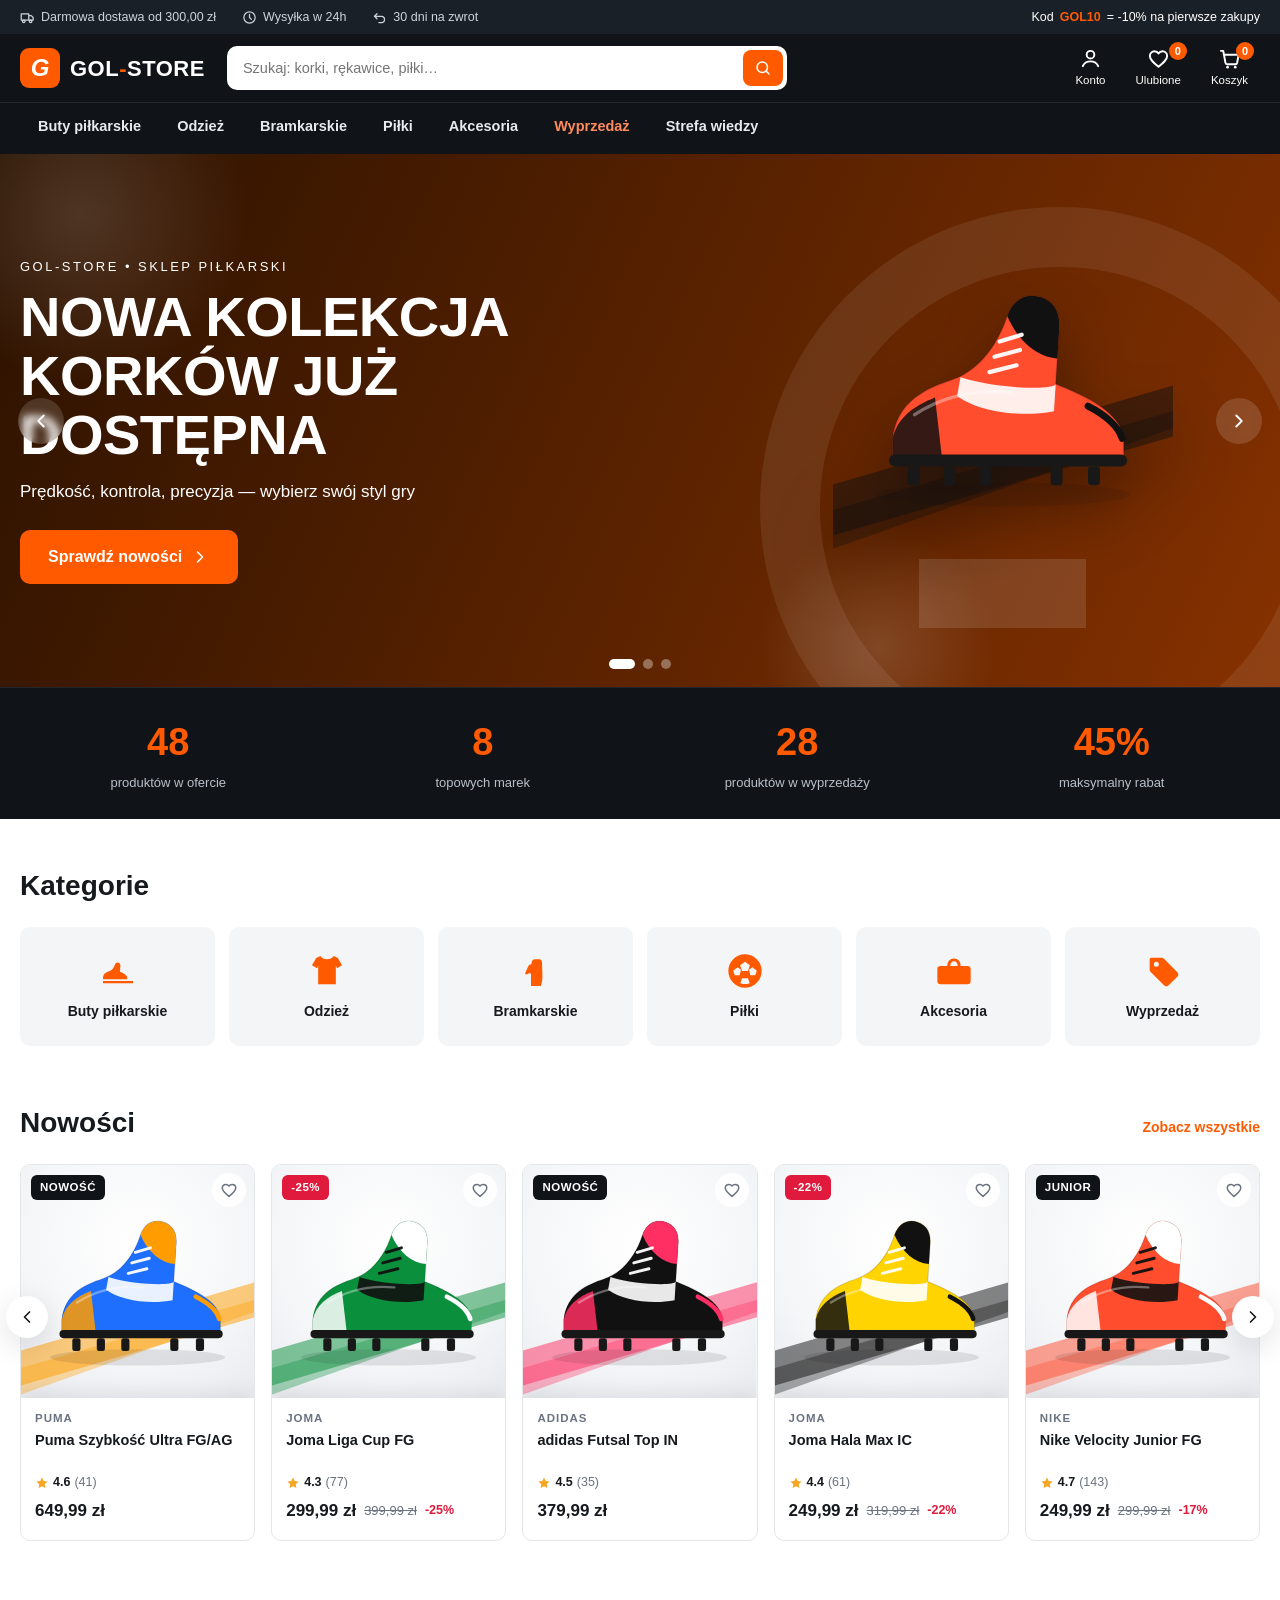
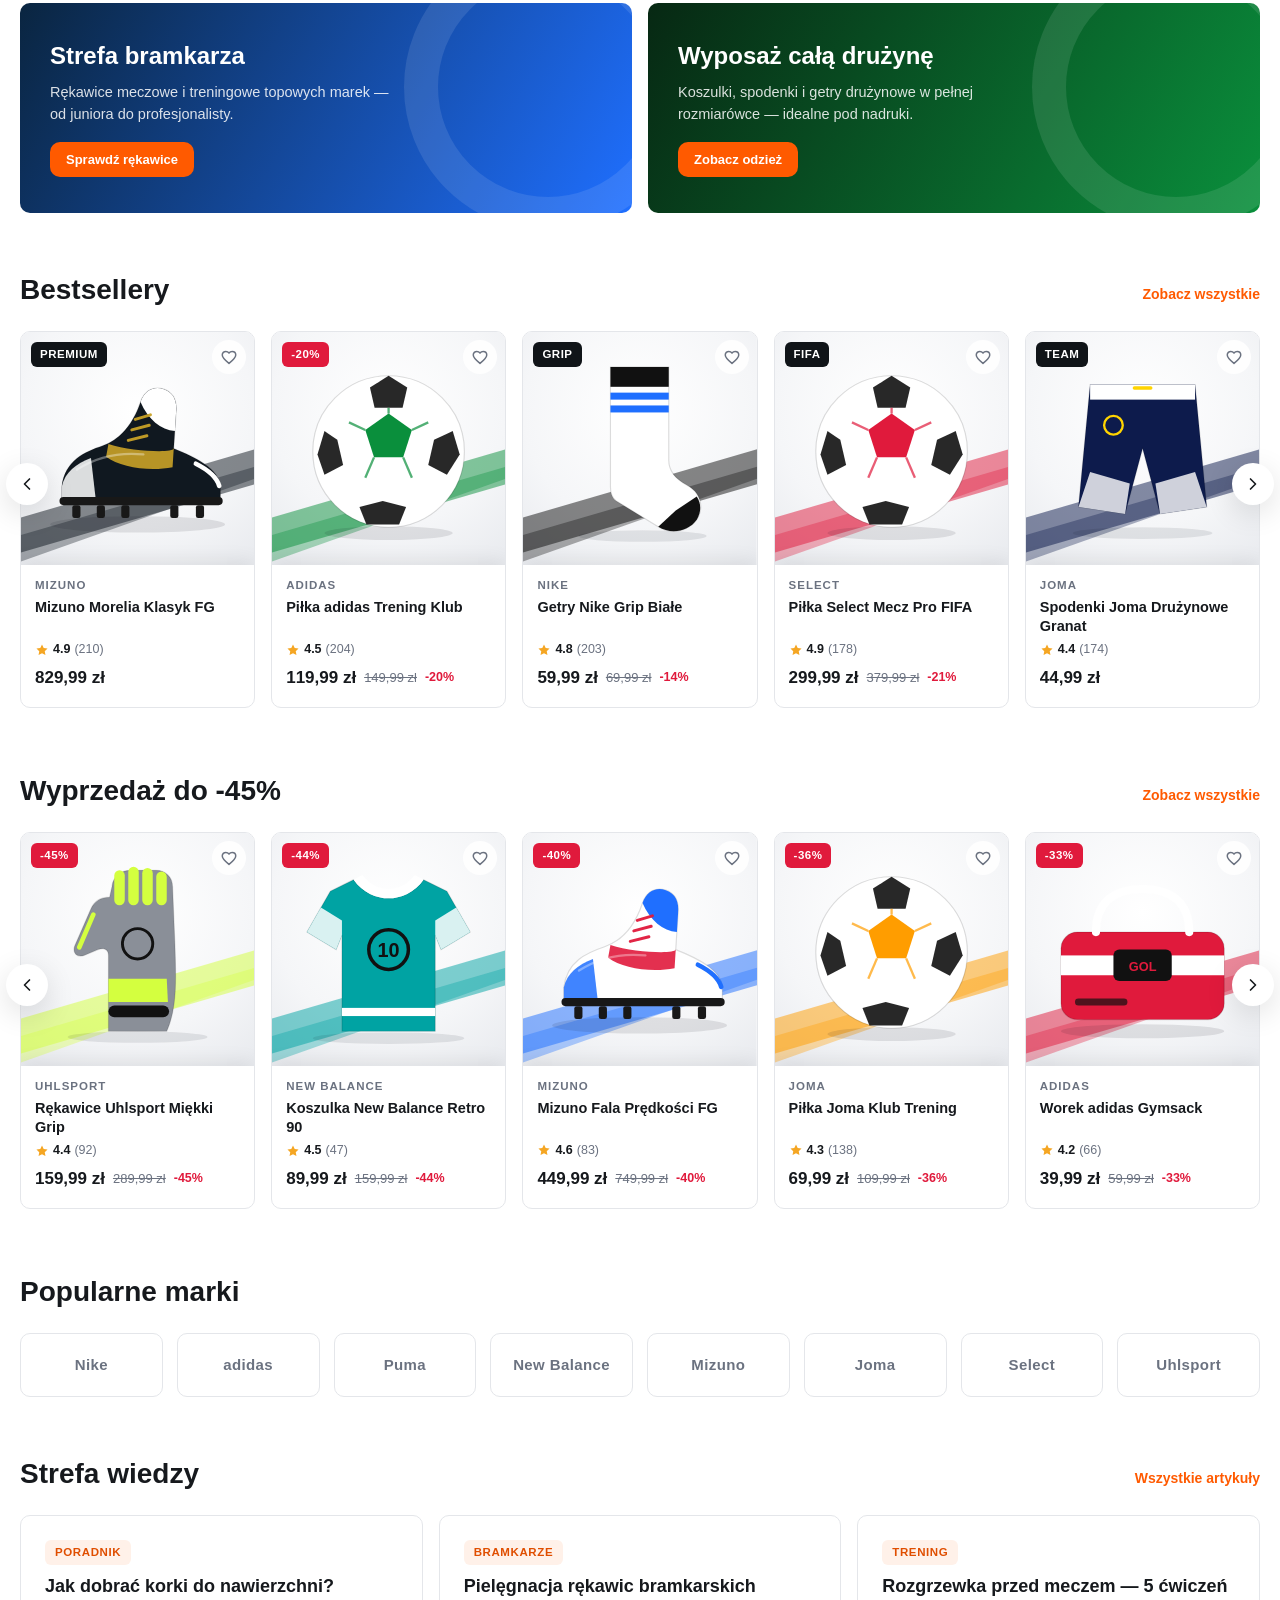
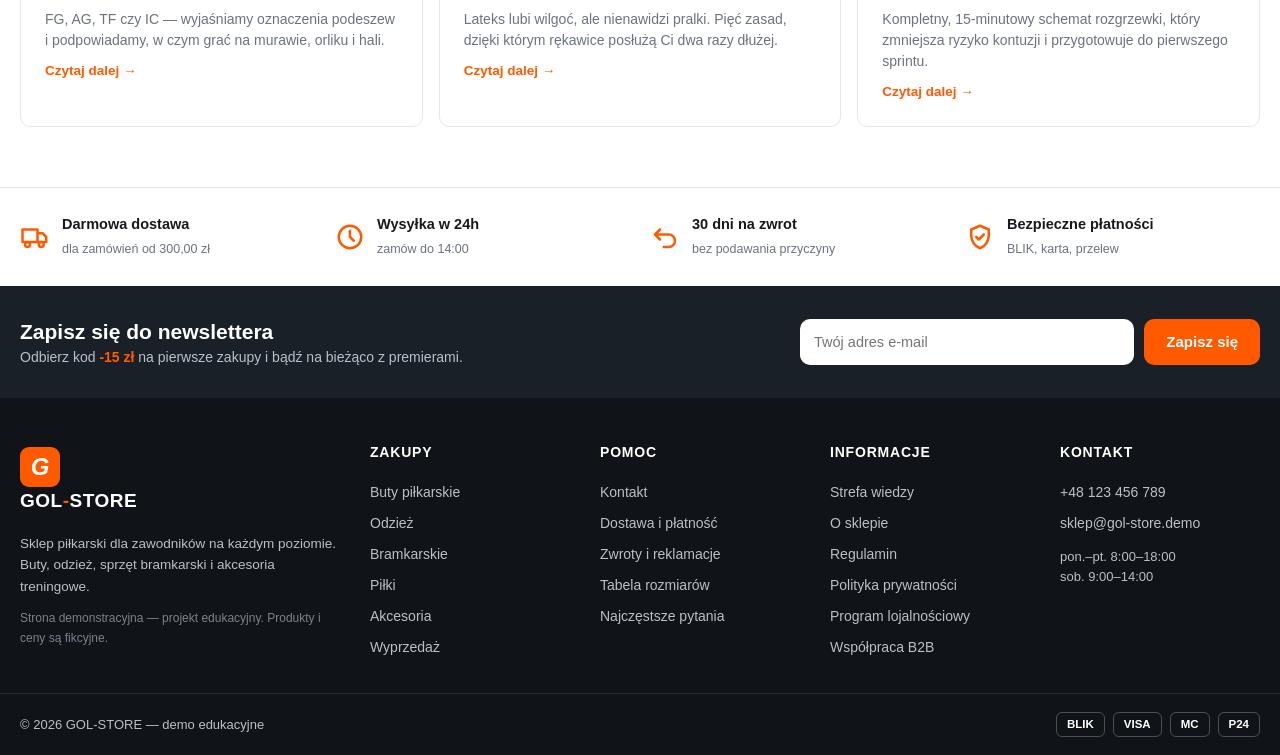
<file: index.html>
<!DOCTYPE html>
<html lang="pl">
<head>
  <meta charset="UTF-8">
  <meta name="viewport" content="width=device-width, initial-scale=1.0">
  <title>GOL-STORE — Sklep piłkarski | Buty, odzież, sprzęt</title>
  <meta name="description" content="Demonstracyjny sklep piłkarski: korki, halówki, rękawice bramkarskie, piłki i akcesoria. Projekt edukacyjny.">
  <link rel="icon" href="data:image/svg+xml,%3Csvg xmlns='http://www.w3.org/2000/svg' viewBox='0 0 100 100'%3E%3Crect width='100' height='100' rx='20' fill='%23ff5a00'/%3E%3Ctext x='50' y='72' font-size='62' font-weight='bold' font-style='italic' text-anchor='middle' fill='white' font-family='Arial'%3EG%3C/text%3E%3C/svg%3E">
  <link rel="stylesheet" href="css/style.css">
</head>
<body>
  <div id="site-header"></div>

  <main>
    <section class="hero" id="hero" aria-label="Promocje"></section>

    <section class="stats-strip" aria-label="Sklep w liczbach">
      <div class="container" id="statsStrip"></div>
    </section>

    <section class="section">
      <div class="container">
        <div class="section-head"><h2>Kategorie</h2></div>
        <div class="cat-tiles" id="catTiles"></div>
      </div>
    </section>

    <section class="section">
      <div class="container">
        <div class="section-head">
          <h2>Nowości</h2>
          <a class="section-link" href="kategoria.html?sort=popular">Zobacz wszystkie</a>
        </div>
        <div class="carousel" id="newProducts"></div>
      </div>
    </section>

    <section class="section">
      <div class="container">
        <div class="promo-grid">
          <div class="promo-banner promo-gk">
            <h3>Strefa bramkarza</h3>
            <p>Rękawice meczowe i treningowe topowych marek — od juniora do profesjonalisty.</p>
            <a class="btn btn-primary btn-sm" href="kategoria.html?cat=bramkarskie">Sprawdź rękawice</a>
          </div>
          <div class="promo-banner promo-team">
            <h3>Wyposaż całą drużynę</h3>
            <p>Koszulki, spodenki i getry drużynowe w pełnej rozmiarówce — idealne pod nadruki.</p>
            <a class="btn btn-primary btn-sm" href="kategoria.html?cat=odziez">Zobacz odzież</a>
          </div>
        </div>
      </div>
    </section>

    <section class="section">
      <div class="container">
        <div class="section-head">
          <h2>Bestsellery</h2>
          <a class="section-link" href="kategoria.html?sort=popular">Zobacz wszystkie</a>
        </div>
        <div class="carousel" id="bestsellers"></div>
      </div>
    </section>

    <section class="section">
      <div class="container">
        <div class="section-head">
          <h2>Wyprzedaż do -45%</h2>
          <a class="section-link" href="kategoria.html?cat=wyprzedaz">Zobacz wszystkie</a>
        </div>
        <div class="carousel" id="saleProducts"></div>
      </div>
    </section>

    <section class="section">
      <div class="container">
        <div class="section-head"><h2>Popularne marki</h2></div>
        <div class="brand-strip" id="brandStrip"></div>
      </div>
    </section>

    <section class="section" id="recentSection" hidden>
      <div class="container">
        <div class="section-head"><h2>Ostatnio oglądane</h2></div>
        <div class="carousel" id="recentCarousel"></div>
      </div>
    </section>

    <section class="section">
      <div class="container">
        <div class="section-head">
          <h2>Strefa wiedzy</h2>
          <a class="section-link" href="blog.html">Wszystkie artykuły</a>
        </div>
        <div class="blog-grid">
          <a class="blog-card" href="blog.html#art-korki">
            <span class="blog-tag">Poradnik</span>
            <h3>Jak dobrać korki do nawierzchni?</h3>
            <p>FG, AG, TF czy IC — wyjaśniamy oznaczenia podeszew i podpowiadamy, w czym grać na murawie, orliku i hali.</p>
            <span class="blog-more">Czytaj dalej →</span>
          </a>
          <a class="blog-card" href="blog.html#art-rekawice">
            <span class="blog-tag">Bramkarze</span>
            <h3>Pielęgnacja rękawic bramkarskich</h3>
            <p>Lateks lubi wilgoć, ale nienawidzi pralki. Pięć zasad, dzięki którym rękawice posłużą Ci dwa razy dłużej.</p>
            <span class="blog-more">Czytaj dalej →</span>
          </a>
          <a class="blog-card" href="blog.html#art-rozgrzewka">
            <span class="blog-tag">Trening</span>
            <h3>Rozgrzewka przed meczem — 5 ćwiczeń</h3>
            <p>Kompletny, 15-minutowy schemat rozgrzewki, który zmniejsza ryzyko kontuzji i przygotowuje do pierwszego sprintu.</p>
            <span class="blog-more">Czytaj dalej →</span>
          </a>
        </div>
      </div>
    </section>
  </main>

  <div id="site-footer"></div>

  <script src="js/data.js"></script>
  <script src="js/images.js"></script>
  <script src="js/common.js"></script>
  <script src="js/home.js"></script>
</body>
</html>
</file>
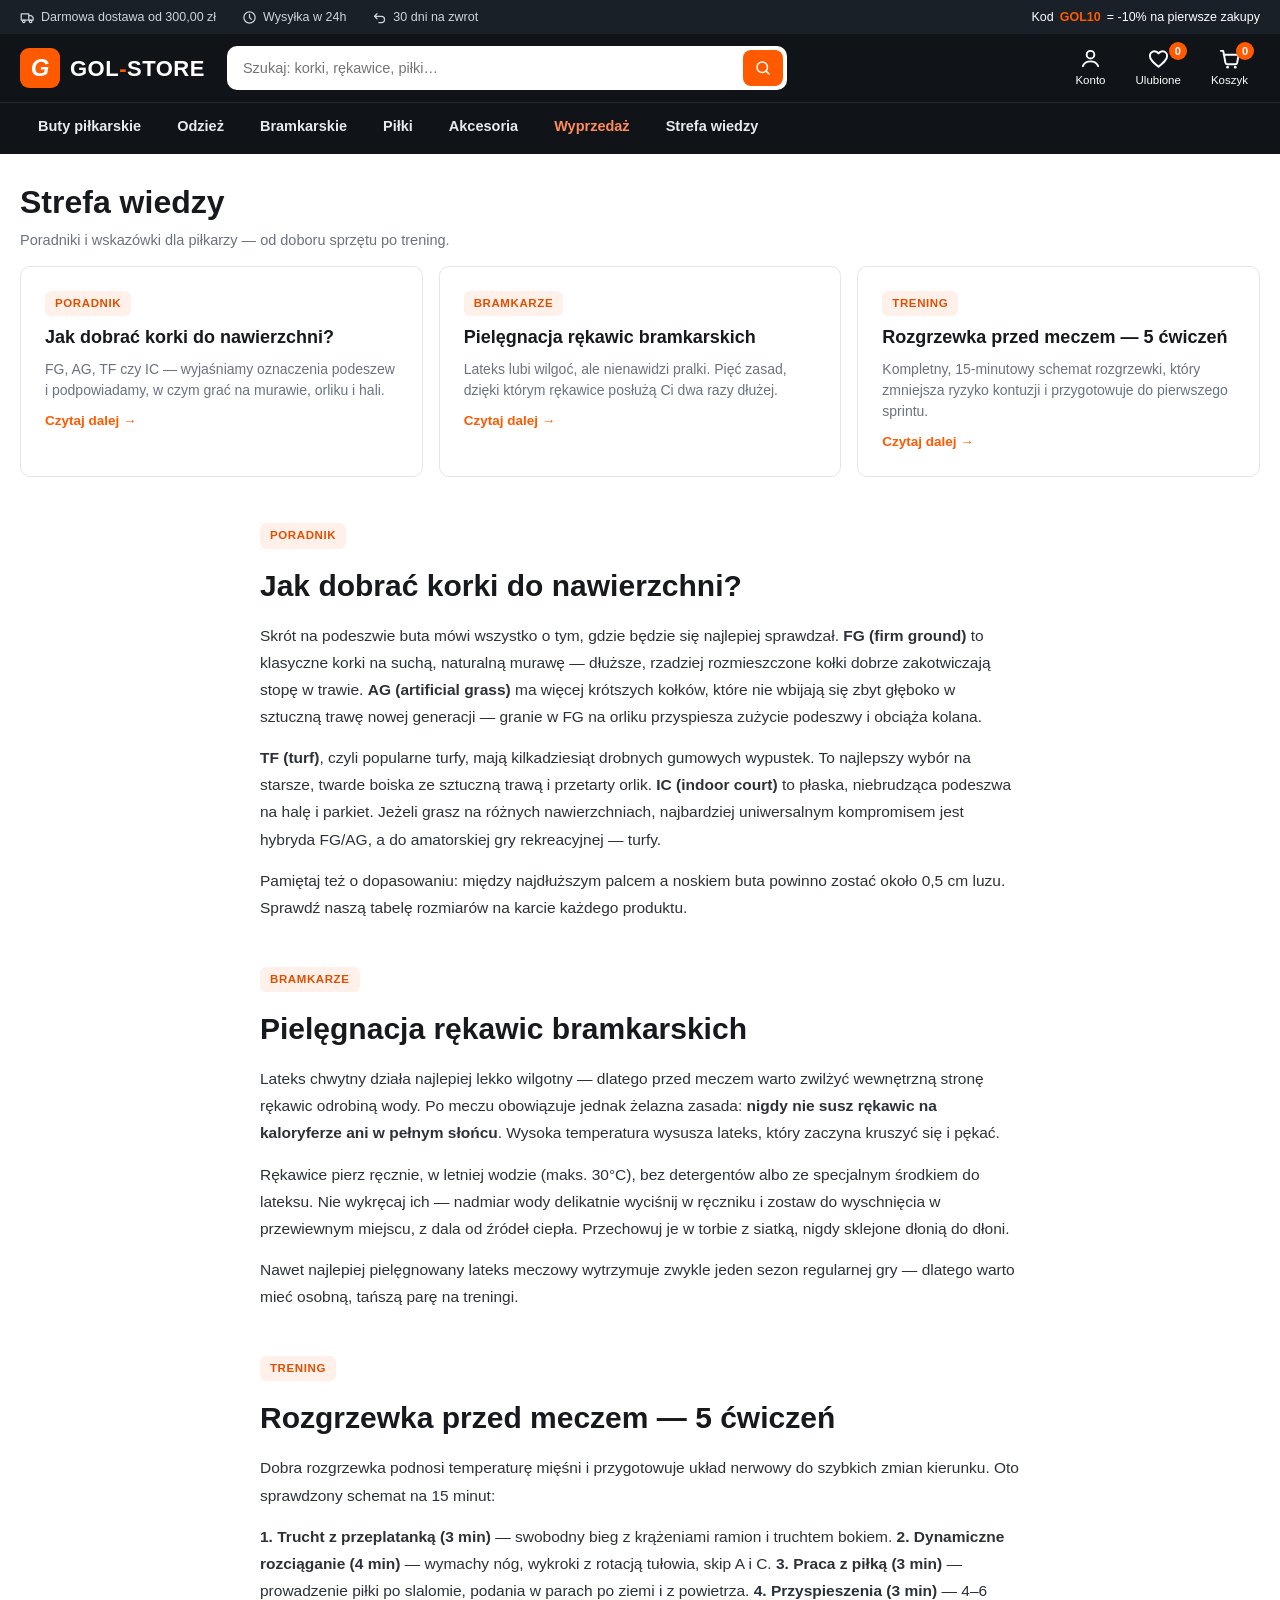
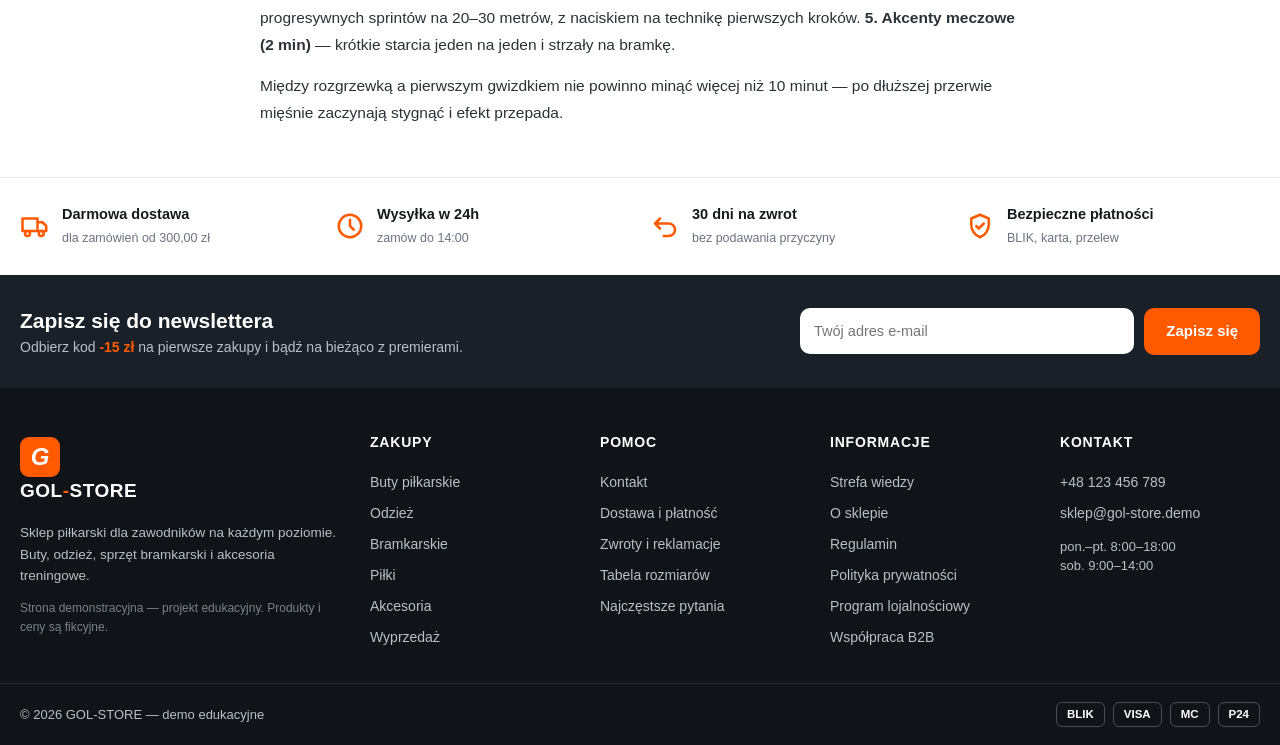
<file: blog.html>
<!DOCTYPE html>
<html lang="pl">
<head>
  <meta charset="UTF-8">
  <meta name="viewport" content="width=device-width, initial-scale=1.0">
  <title>Strefa wiedzy | GOL-STORE</title>
  <link rel="icon" href="data:image/svg+xml,%3Csvg xmlns='http://www.w3.org/2000/svg' viewBox='0 0 100 100'%3E%3Crect width='100' height='100' rx='20' fill='%23ff5a00'/%3E%3Ctext x='50' y='72' font-size='62' font-weight='bold' font-style='italic' text-anchor='middle' fill='white' font-family='Arial'%3EG%3C/text%3E%3C/svg%3E">
  <link rel="stylesheet" href="css/style.css">
</head>
<body>
  <div id="site-header"></div>

  <main class="container">
    <div class="page-title">
      <h1>Strefa wiedzy</h1>
      <p>Poradniki i wskazówki dla piłkarzy — od doboru sprzętu po trening.</p>
    </div>

    <div class="blog-grid">
      <a class="blog-card" href="#art-korki">
        <span class="blog-tag">Poradnik</span>
        <h3>Jak dobrać korki do nawierzchni?</h3>
        <p>FG, AG, TF czy IC — wyjaśniamy oznaczenia podeszew i podpowiadamy, w czym grać na murawie, orliku i hali.</p>
        <span class="blog-more">Czytaj dalej →</span>
      </a>
      <a class="blog-card" href="#art-rekawice">
        <span class="blog-tag">Bramkarze</span>
        <h3>Pielęgnacja rękawic bramkarskich</h3>
        <p>Lateks lubi wilgoć, ale nienawidzi pralki. Pięć zasad, dzięki którym rękawice posłużą Ci dwa razy dłużej.</p>
        <span class="blog-more">Czytaj dalej →</span>
      </a>
      <a class="blog-card" href="#art-rozgrzewka">
        <span class="blog-tag">Trening</span>
        <h3>Rozgrzewka przed meczem — 5 ćwiczeń</h3>
        <p>Kompletny, 15-minutowy schemat rozgrzewki, który zmniejsza ryzyko kontuzji i przygotowuje do pierwszego sprintu.</p>
        <span class="blog-more">Czytaj dalej →</span>
      </a>
    </div>

    <article class="article" id="art-korki">
      <span class="blog-tag">Poradnik</span>
      <h2>Jak dobrać korki do nawierzchni?</h2>
      <p>Skrót na podeszwie buta mówi wszystko o tym, gdzie będzie się najlepiej sprawdzał.
      <b>FG (firm ground)</b> to klasyczne korki na suchą, naturalną murawę — dłuższe, rzadziej
      rozmieszczone kołki dobrze zakotwiczają stopę w trawie. <b>AG (artificial grass)</b> ma
      więcej krótszych kołków, które nie wbijają się zbyt głęboko w sztuczną trawę nowej
      generacji — granie w FG na orliku przyspiesza zużycie podeszwy i obciąża kolana.</p>
      <p><b>TF (turf)</b>, czyli popularne turfy, mają kilkadziesiąt drobnych gumowych wypustek.
      To najlepszy wybór na starsze, twarde boiska ze sztuczną trawą i przetarty orlik.
      <b>IC (indoor court)</b> to płaska, niebrudząca podeszwa na halę i parkiet. Jeżeli grasz
      na różnych nawierzchniach, najbardziej uniwersalnym kompromisem jest hybryda FG/AG,
      a do amatorskiej gry rekreacyjnej — turfy.</p>
      <p>Pamiętaj też o dopasowaniu: między najdłuższym palcem a noskiem buta powinno zostać
      około 0,5 cm luzu. Sprawdź naszą tabelę rozmiarów na karcie każdego produktu.</p>
    </article>

    <article class="article" id="art-rekawice">
      <span class="blog-tag">Bramkarze</span>
      <h2>Pielęgnacja rękawic bramkarskich</h2>
      <p>Lateks chwytny działa najlepiej lekko wilgotny — dlatego przed meczem warto zwilżyć
      wewnętrzną stronę rękawic odrobiną wody. Po meczu obowiązuje jednak żelazna zasada:
      <b>nigdy nie susz rękawic na kaloryferze ani w pełnym słońcu</b>. Wysoka temperatura
      wysusza lateks, który zaczyna kruszyć się i pękać.</p>
      <p>Rękawice pierz ręcznie, w letniej wodzie (maks. 30°C), bez detergentów albo ze
      specjalnym środkiem do lateksu. Nie wykręcaj ich — nadmiar wody delikatnie wyciśnij
      w ręczniku i zostaw do wyschnięcia w przewiewnym miejscu, z dala od źródeł ciepła.
      Przechowuj je w torbie z siatką, nigdy sklejone dłonią do dłoni.</p>
      <p>Nawet najlepiej pielęgnowany lateks meczowy wytrzymuje zwykle jeden sezon regularnej
      gry — dlatego warto mieć osobną, tańszą parę na treningi.</p>
    </article>

    <article class="article" id="art-rozgrzewka">
      <span class="blog-tag">Trening</span>
      <h2>Rozgrzewka przed meczem — 5 ćwiczeń</h2>
      <p>Dobra rozgrzewka podnosi temperaturę mięśni i przygotowuje układ nerwowy do szybkich
      zmian kierunku. Oto sprawdzony schemat na 15 minut:</p>
      <p><b>1. Trucht z przeplatanką (3 min)</b> — swobodny bieg z krążeniami ramion i truchtem
      bokiem. <b>2. Dynamiczne rozciąganie (4 min)</b> — wymachy nóg, wykroki z rotacją tułowia,
      skip A i C. <b>3. Praca z piłką (3 min)</b> — prowadzenie piłki po slalomie, podania
      w parach po ziemi i z powietrza. <b>4. Przyspieszenia (3 min)</b> — 4–6 progresywnych
      sprintów na 20–30 metrów, z naciskiem na technikę pierwszych kroków. <b>5. Akcenty
      meczowe (2 min)</b> — krótkie starcia jeden na jeden i strzały na bramkę.</p>
      <p>Między rozgrzewką a pierwszym gwizdkiem nie powinno minąć więcej niż 10 minut —
      po dłuższej przerwie mięśnie zaczynają stygnąć i efekt przepada.</p>
    </article>
  </main>

  <div id="site-footer"></div>

  <script src="js/data.js"></script>
  <script src="js/images.js"></script>
  <script src="js/common.js"></script>
</body>
</html>
</file>
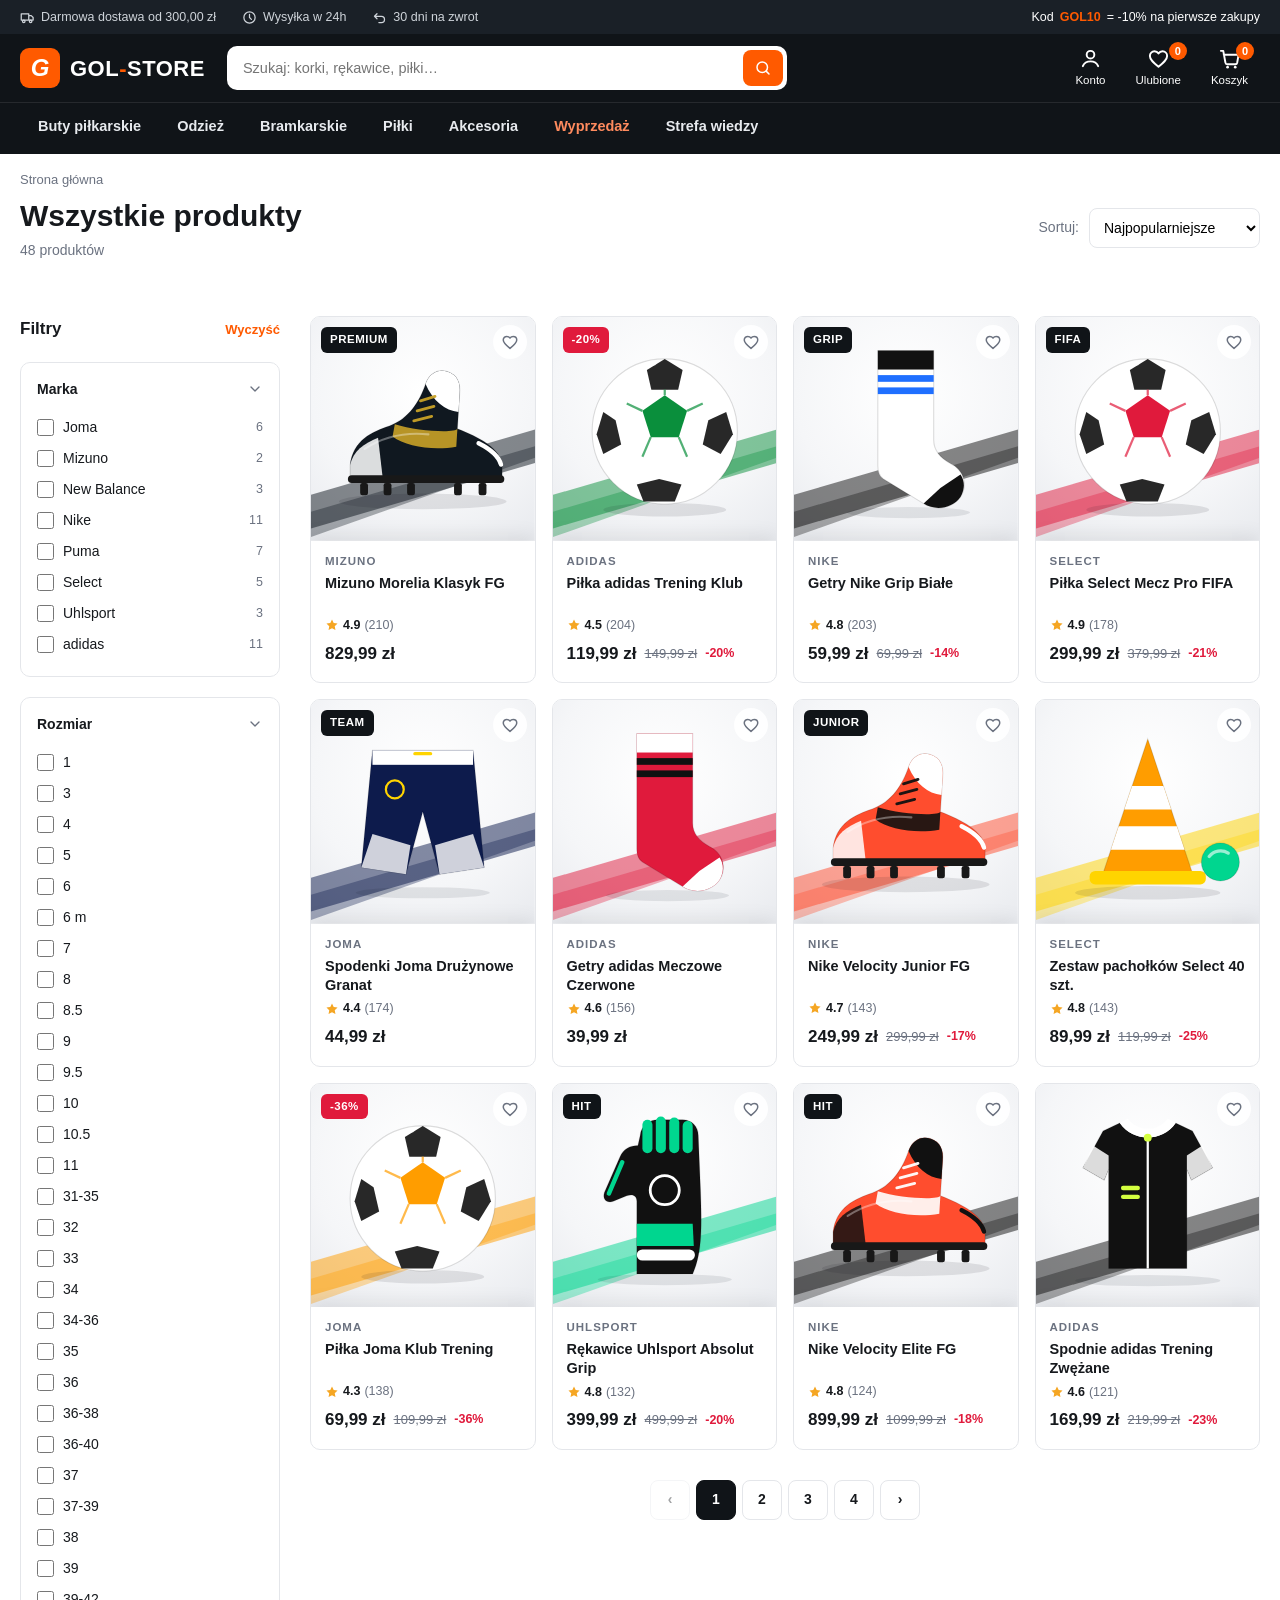
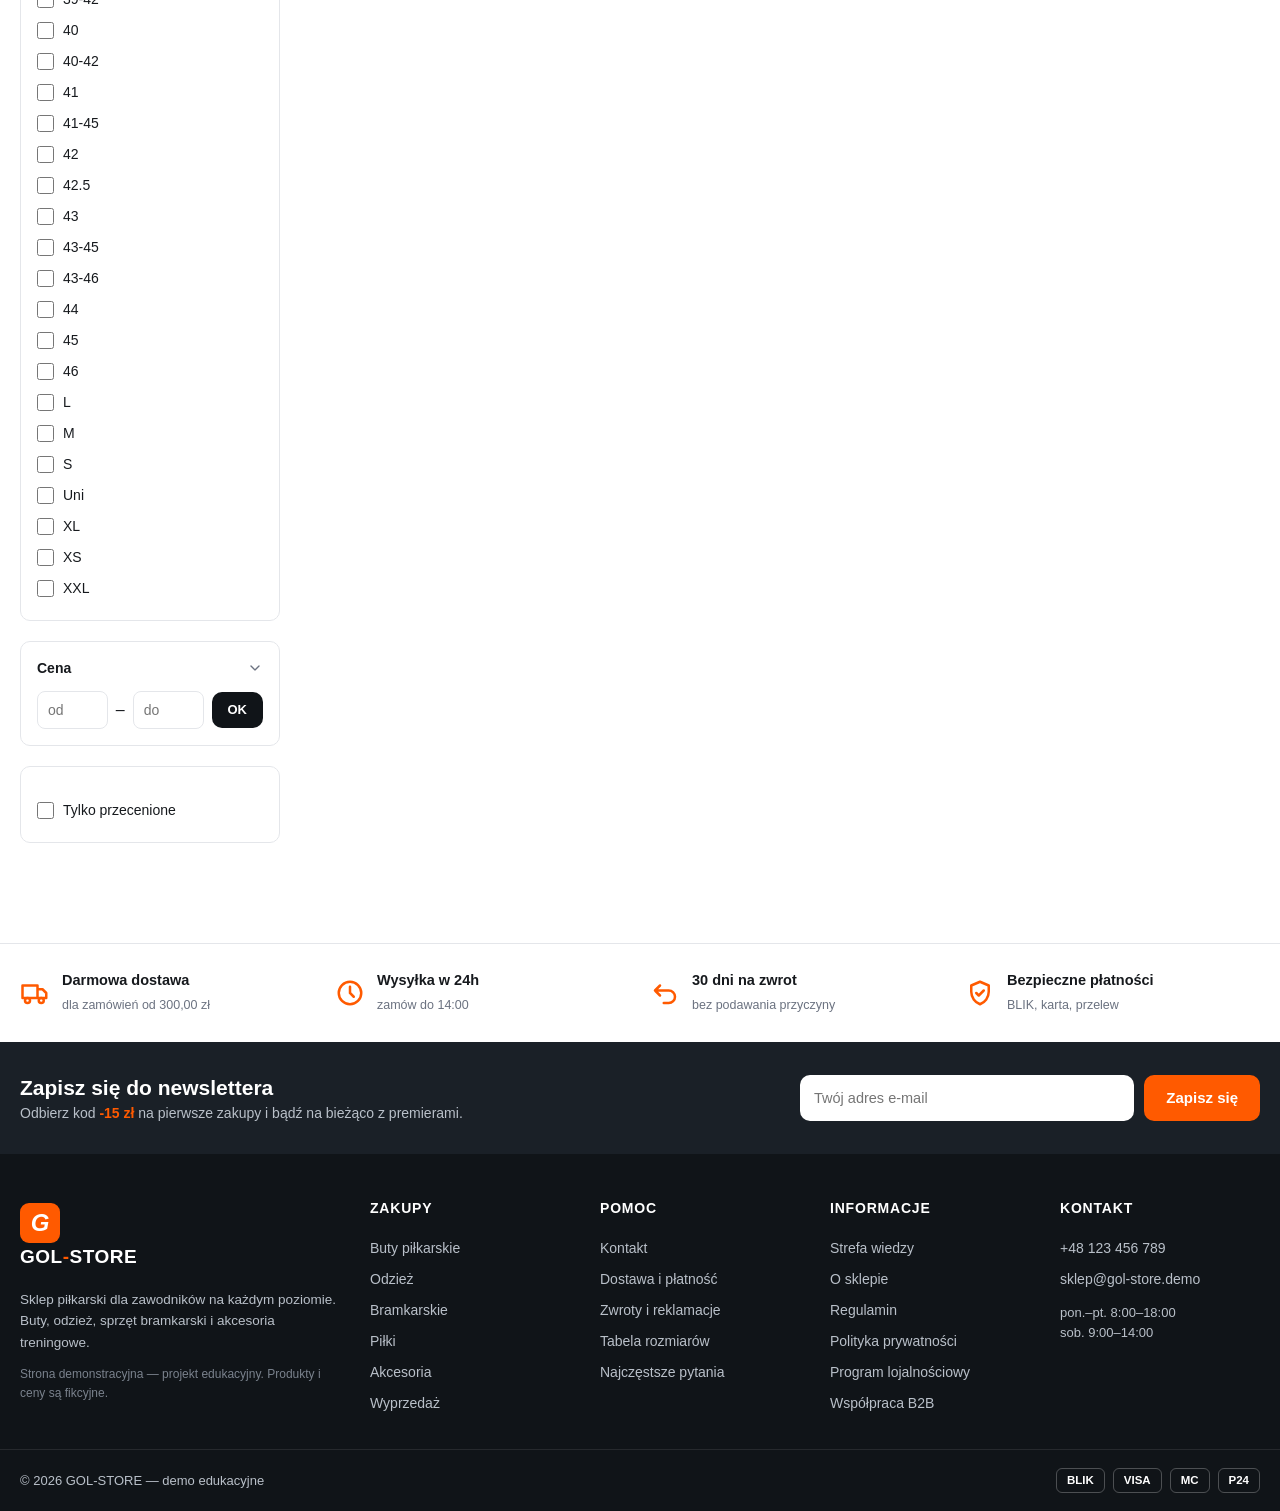
<file: kategoria.html>
<!DOCTYPE html>
<html lang="pl">
<head>
  <meta charset="UTF-8">
  <meta name="viewport" content="width=device-width, initial-scale=1.0">
  <title>Kategoria | GOL-STORE</title>
  <link rel="icon" href="data:image/svg+xml,%3Csvg xmlns='http://www.w3.org/2000/svg' viewBox='0 0 100 100'%3E%3Crect width='100' height='100' rx='20' fill='%23ff5a00'/%3E%3Ctext x='50' y='72' font-size='62' font-weight='bold' font-style='italic' text-anchor='middle' fill='white' font-family='Arial'%3EG%3C/text%3E%3C/svg%3E">
  <link rel="stylesheet" href="css/style.css">
</head>
<body>
  <div id="site-header"></div>

  <main class="container">
    <nav class="breadcrumbs" id="breadcrumbs" aria-label="Okruszki"></nav>

    <div class="listing-head">
      <div>
        <h1 id="listingTitle"></h1>
        <span class="listing-count" id="listingCount"></span>
      </div>
      <div class="listing-tools">
        <button class="btn btn-sm mobile-filters-btn" id="mobileFiltersBtn">Filtry</button>
        <label for="sortSelect" class="listing-count">Sortuj:</label>
        <select id="sortSelect">
          <option value="popular">Najpopularniejsze</option>
          <option value="price-asc">Cena: od najniższej</option>
          <option value="price-desc">Cena: od najwyższej</option>
          <option value="discount">Największy rabat</option>
          <option value="name">Nazwa A–Z</option>
        </select>
      </div>
    </div>

    <div class="active-filters" id="activeFilters"></div>

    <div class="listing">
      <aside class="filters" id="filters" aria-label="Filtry"></aside>
      <div>
        <div class="product-grid" id="productGrid"></div>
        <div class="pagination" id="pagination"></div>
      </div>
    </div>
  </main>

  <div id="site-footer"></div>

  <script src="js/data.js"></script>
  <script src="js/images.js"></script>
  <script src="js/common.js"></script>
  <script src="js/category.js"></script>
</body>
</html>
</file>
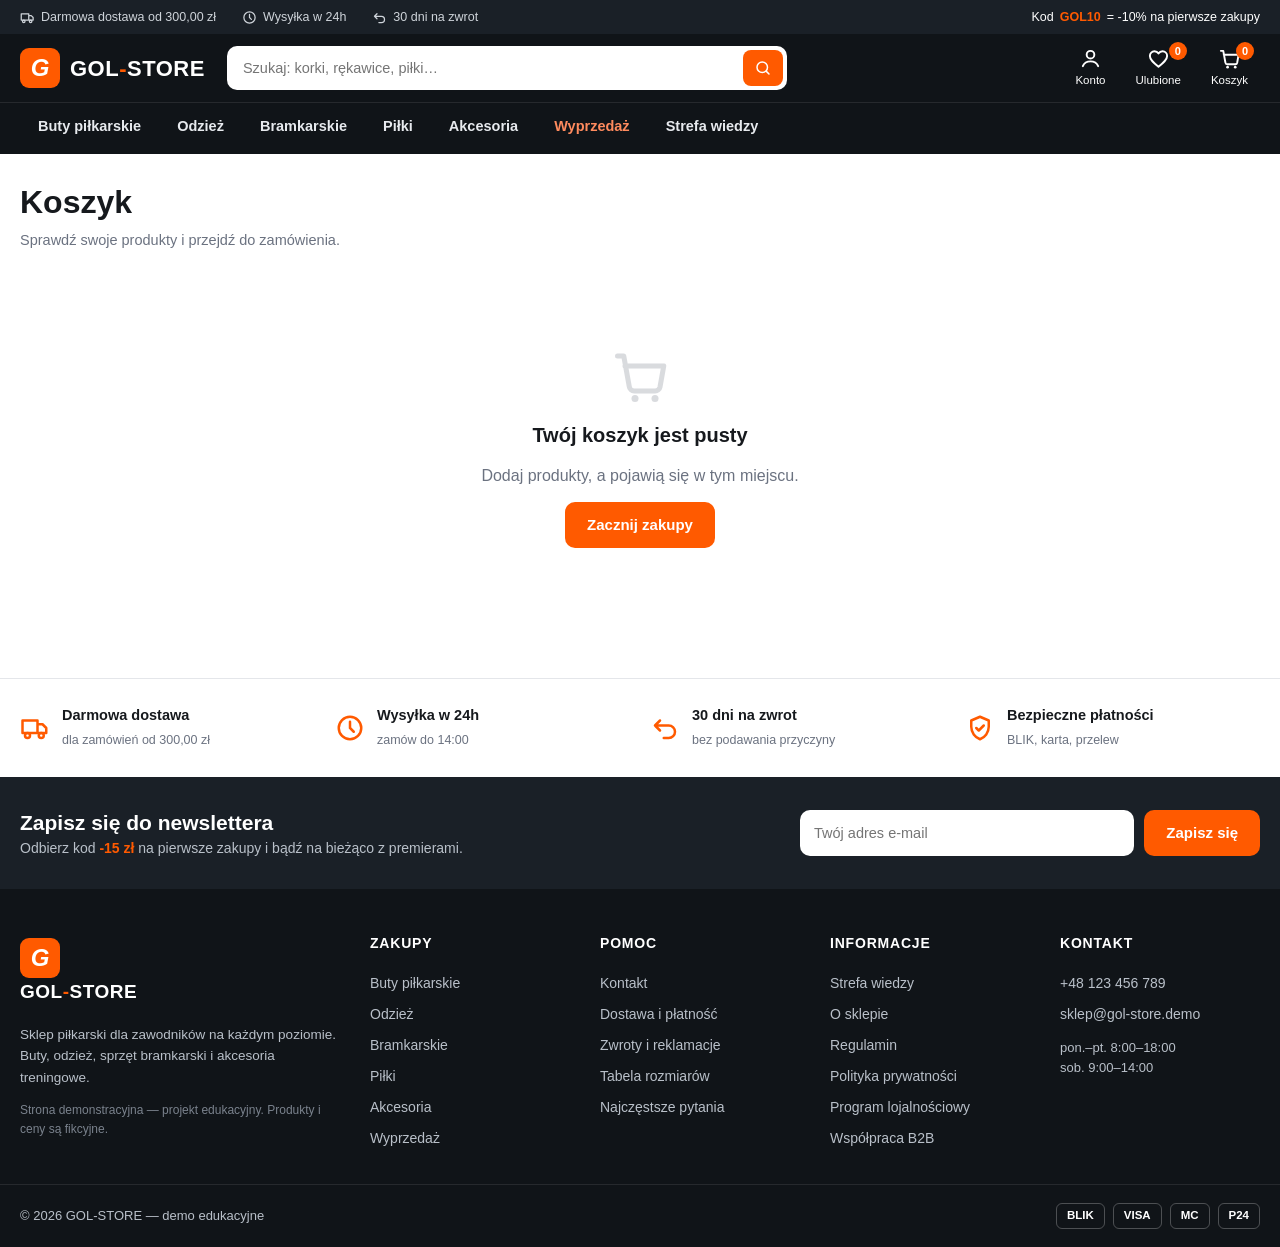
<file: koszyk.html>
<!DOCTYPE html>
<html lang="pl">
<head>
  <meta charset="UTF-8">
  <meta name="viewport" content="width=device-width, initial-scale=1.0">
  <title>Koszyk | GOL-STORE</title>
  <link rel="icon" href="data:image/svg+xml,%3Csvg xmlns='http://www.w3.org/2000/svg' viewBox='0 0 100 100'%3E%3Crect width='100' height='100' rx='20' fill='%23ff5a00'/%3E%3Ctext x='50' y='72' font-size='62' font-weight='bold' font-style='italic' text-anchor='middle' fill='white' font-family='Arial'%3EG%3C/text%3E%3C/svg%3E">
  <link rel="stylesheet" href="css/style.css">
</head>
<body>
  <div id="site-header"></div>

  <main class="container">
    <div class="page-title">
      <h1>Koszyk</h1>
      <p>Sprawdź swoje produkty i przejdź do zamówienia.</p>
    </div>
    <div id="cartMount"></div>
  </main>

  <div id="site-footer"></div>

  <script src="js/data.js"></script>
  <script src="js/images.js"></script>
  <script src="js/common.js"></script>
  <script src="js/cart-page.js"></script>
</body>
</html>
</file>
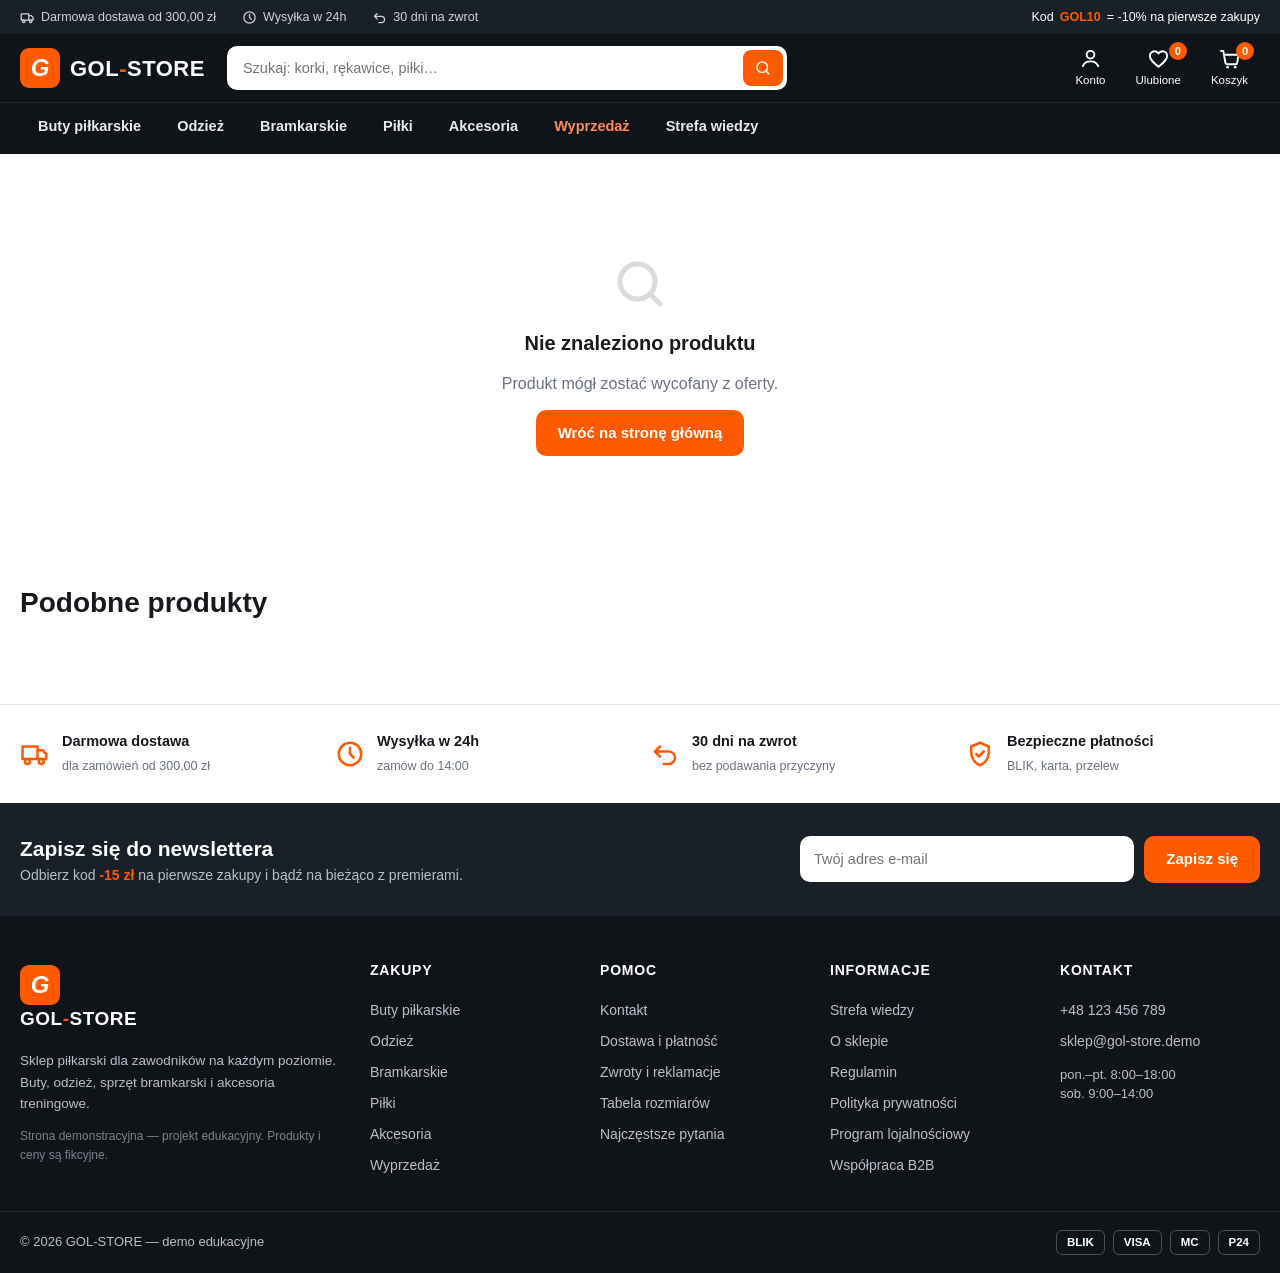
<file: produkt.html>
<!DOCTYPE html>
<html lang="pl">
<head>
  <meta charset="UTF-8">
  <meta name="viewport" content="width=device-width, initial-scale=1.0">
  <title>Produkt | GOL-STORE</title>
  <link rel="icon" href="data:image/svg+xml,%3Csvg xmlns='http://www.w3.org/2000/svg' viewBox='0 0 100 100'%3E%3Crect width='100' height='100' rx='20' fill='%23ff5a00'/%3E%3Ctext x='50' y='72' font-size='62' font-weight='bold' font-style='italic' text-anchor='middle' fill='white' font-family='Arial'%3EG%3C/text%3E%3C/svg%3E">
  <link rel="stylesheet" href="css/style.css">
</head>
<body>
  <div id="site-header"></div>

  <main class="container">
    <nav class="breadcrumbs" id="breadcrumbs" aria-label="Okruszki"></nav>
    <div id="productMount"></div>

    <section class="section">
      <div class="section-head"><h2>Podobne produkty</h2></div>
      <div class="carousel" id="relatedCarousel"></div>
    </section>

    <section class="section" id="recentSection" hidden>
      <div class="section-head"><h2>Ostatnio oglądane</h2></div>
      <div class="carousel" id="recentCarousel"></div>
    </section>
  </main>

  <div id="site-footer"></div>

  <script src="js/data.js"></script>
  <script src="js/images.js"></script>
  <script src="js/common.js"></script>
  <script src="js/product.js"></script>
</body>
</html>
</file>
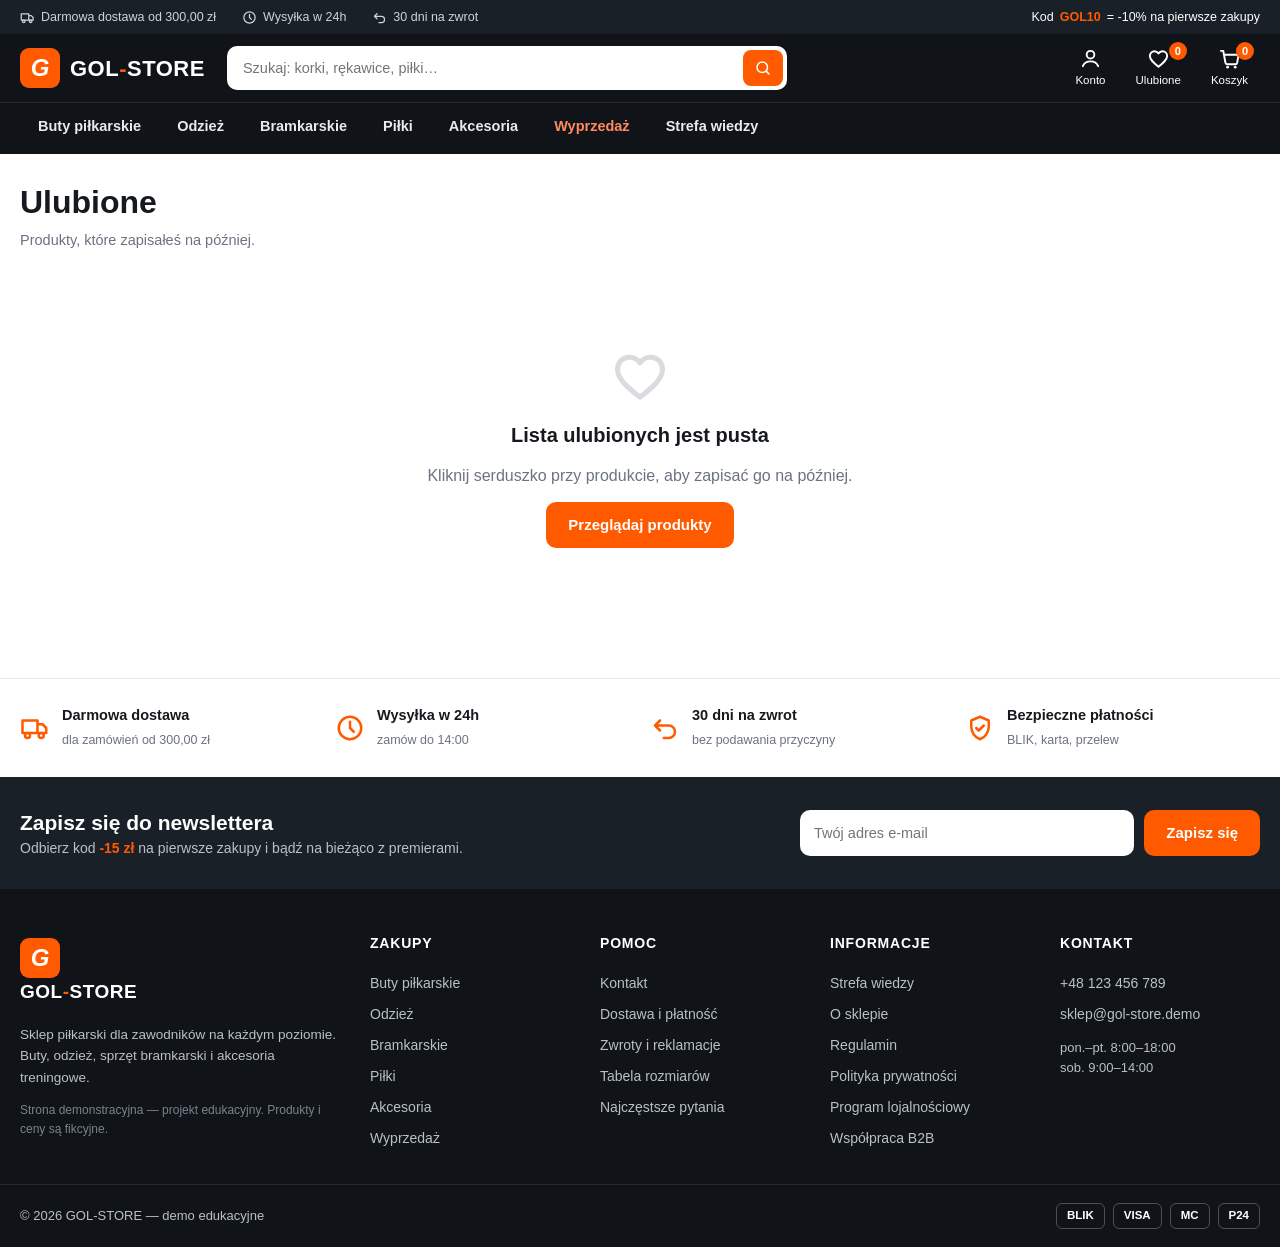
<file: ulubione.html>
<!DOCTYPE html>
<html lang="pl">
<head>
  <meta charset="UTF-8">
  <meta name="viewport" content="width=device-width, initial-scale=1.0">
  <title>Ulubione | GOL-STORE</title>
  <link rel="icon" href="data:image/svg+xml,%3Csvg xmlns='http://www.w3.org/2000/svg' viewBox='0 0 100 100'%3E%3Crect width='100' height='100' rx='20' fill='%23ff5a00'/%3E%3Ctext x='50' y='72' font-size='62' font-weight='bold' font-style='italic' text-anchor='middle' fill='white' font-family='Arial'%3EG%3C/text%3E%3C/svg%3E">
  <link rel="stylesheet" href="css/style.css">
</head>
<body>
  <div id="site-header"></div>

  <main class="container">
    <div class="page-title">
      <h1>Ulubione</h1>
      <p>Produkty, które zapisałeś na później.</p>
    </div>
    <div id="wishlistMount"></div>
  </main>

  <div id="site-footer"></div>

  <script src="js/data.js"></script>
  <script src="js/images.js"></script>
  <script src="js/common.js"></script>
  <script src="js/wishlist-page.js"></script>
</body>
</html>
</file>
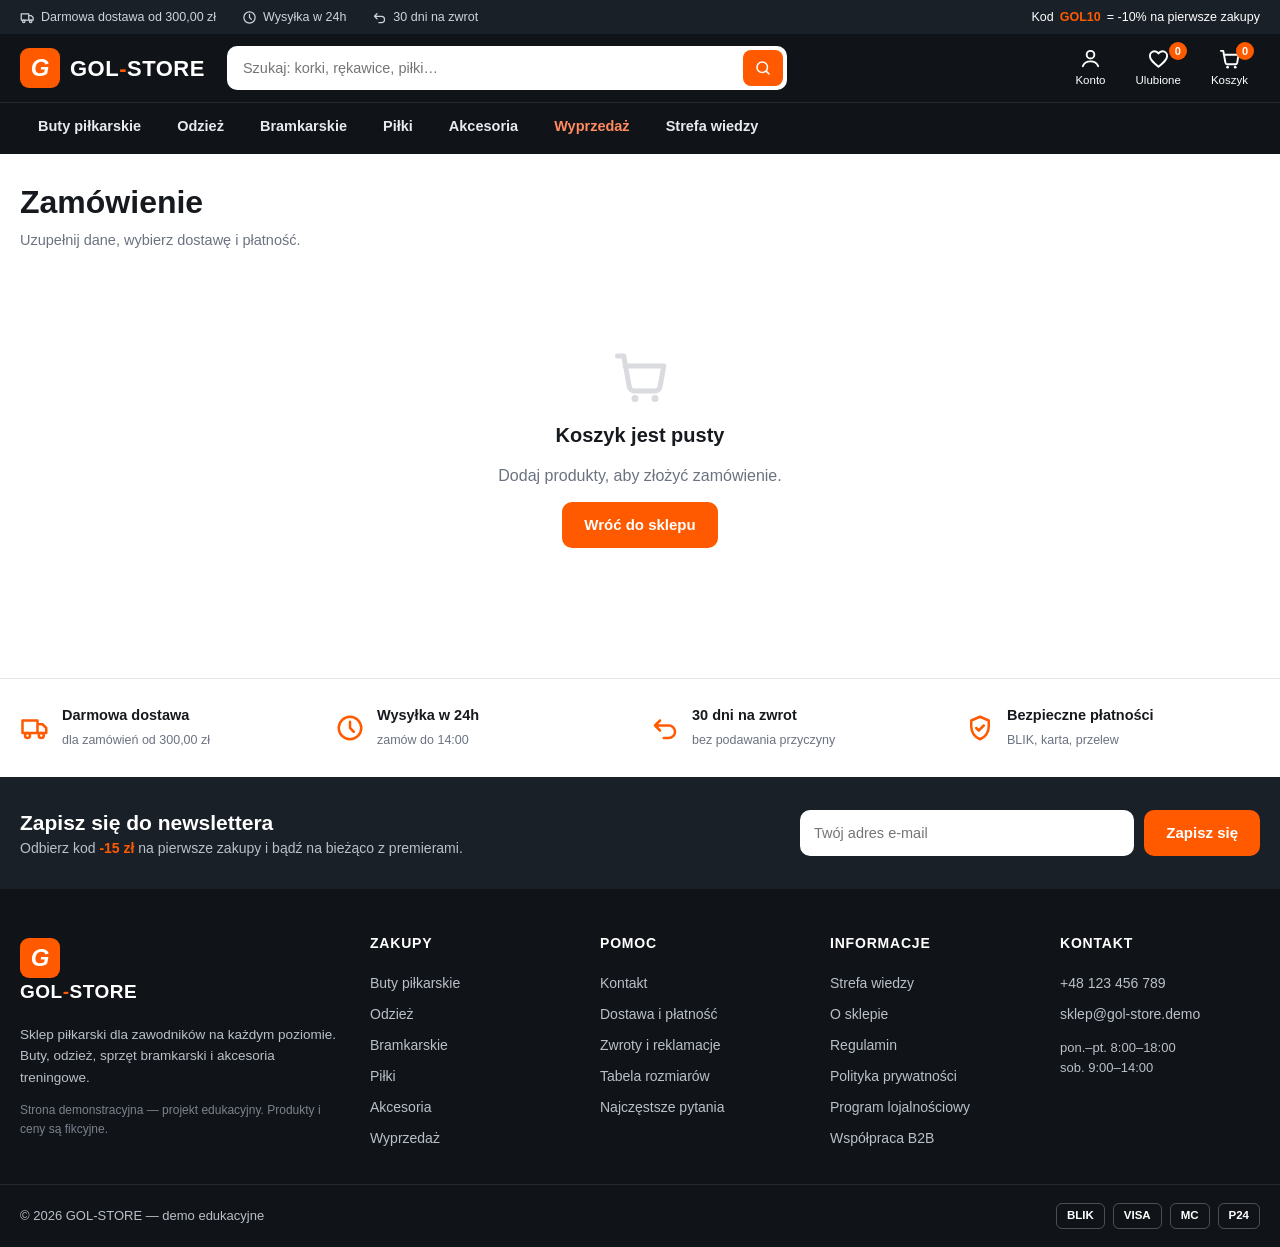
<file: zamowienie.html>
<!DOCTYPE html>
<html lang="pl">
<head>
  <meta charset="UTF-8">
  <meta name="viewport" content="width=device-width, initial-scale=1.0">
  <title>Zamówienie | GOL-STORE</title>
  <link rel="icon" href="data:image/svg+xml,%3Csvg xmlns='http://www.w3.org/2000/svg' viewBox='0 0 100 100'%3E%3Crect width='100' height='100' rx='20' fill='%23ff5a00'/%3E%3Ctext x='50' y='72' font-size='62' font-weight='bold' font-style='italic' text-anchor='middle' fill='white' font-family='Arial'%3EG%3C/text%3E%3C/svg%3E">
  <link rel="stylesheet" href="css/style.css">
</head>
<body>
  <div id="site-header"></div>

  <main class="container">
    <div class="page-title">
      <h1>Zamówienie</h1>
      <p>Uzupełnij dane, wybierz dostawę i płatność.</p>
    </div>
    <div id="checkoutMount"></div>
  </main>

  <div id="site-footer"></div>

  <script src="js/data.js"></script>
  <script src="js/images.js"></script>
  <script src="js/common.js"></script>
  <script src="js/checkout.js"></script>
</body>
</html>
</file>
<file: css/style.css>
/* ============================================================
   GOL-STORE — style główne
   ============================================================ */
:root {
  --c-dark: #101418;
  --c-dark-2: #1a2027;
  --c-accent: #ff5a00;
  --c-accent-dark: #e04e00;
  --c-green: #0a8f3c;
  --c-red: #e01a3c;
  --c-bg: #ffffff;
  --c-bg-soft: #f4f5f7;
  --c-border: #e4e6ea;
  --c-text: #16191d;
  --c-text-soft: #6b7280;
  --radius: 10px;
  --shadow: 0 8px 30px rgba(10, 15, 20, .12);
  --header-h: 68px;
}

* { margin: 0; padding: 0; box-sizing: border-box; }
html { scroll-behavior: smooth; }
body {
  font-family: "Segoe UI", Roboto, "Helvetica Neue", Arial, sans-serif;
  color: var(--c-text);
  background: var(--c-bg);
  line-height: 1.5;
}
body.no-scroll { overflow: hidden; }
img, svg { display: block; max-width: 100%; }
a { color: inherit; text-decoration: none; }
button { font: inherit; cursor: pointer; border: 0; background: none; color: inherit; }
input, select { font: inherit; }
.container { max-width: 1320px; margin: 0 auto; padding: 0 20px; }

/* ---------- przyciski ---------- */
.btn {
  display: inline-flex; align-items: center; justify-content: center; gap: 8px;
  padding: 12px 22px; border-radius: var(--radius);
  font-weight: 700; font-size: 15px; transition: .18s;
  background: var(--c-bg-soft); color: var(--c-text);
}
.btn:hover { filter: brightness(.96); }
.btn-primary { background: var(--c-accent); color: #fff; }
.btn-primary:hover { background: var(--c-accent-dark); filter: none; }
.btn-dark { background: var(--c-dark); color: #fff; }
.btn-dark:hover { background: #000; filter: none; }
.btn-block { width: 100%; }
.btn-sm { padding: 8px 16px; font-size: 13px; }
.btn:disabled { opacity: .5; cursor: not-allowed; }
.btn svg { width: 20px; height: 20px; flex-shrink: 0; }
.icon-btn { display: inline-flex; padding: 8px; border-radius: 8px; }
.icon-btn:hover { background: rgba(0,0,0,.06); }
.icon-btn svg { width: 22px; height: 22px; }

/* ---------- topbar ---------- */
.topbar { background: var(--c-dark-2); color: #cfd4da; font-size: 12.5px; }
.topbar-inner { display: flex; gap: 26px; align-items: center; height: 34px; overflow: hidden; }
.topbar-inner span { display: inline-flex; align-items: center; gap: 6px; white-space: nowrap; }
.topbar-inner svg { width: 15px; height: 15px; }
.topbar-code { margin-left: auto; color: #fff; }
.topbar-code b { color: var(--c-accent); }

/* ---------- header ---------- */
.header { background: var(--c-dark); color: #fff; position: sticky; top: 0; z-index: 90; }
.header-inner { display: flex; align-items: center; gap: 22px; height: var(--header-h); }
.mobile-menu-btn { display: none; }

.logo { display: flex; align-items: center; gap: 10px; flex-shrink: 0; }
.logo-mark {
  width: 40px; height: 40px; border-radius: 9px;
  background: var(--c-accent); color: #fff;
  display: grid; place-items: center;
  font-weight: 900; font-size: 24px; font-style: italic;
}
.logo-text { font-weight: 900; font-size: 22px; letter-spacing: .5px; color: #fff; }
.logo-text span { color: var(--c-accent); }

.search-box { position: relative; flex: 1; max-width: 560px; }
.search-box input {
  width: 100%; height: 44px; border: 0; border-radius: var(--radius);
  padding: 0 48px 0 16px; background: #fff; color: var(--c-text); font-size: 14.5px;
}
.search-box input:focus { outline: 2px solid var(--c-accent); }
.search-box > button {
  position: absolute; right: 4px; top: 4px; bottom: 4px; width: 40px;
  display: grid; place-items: center; border-radius: 8px;
  background: var(--c-accent); color: #fff;
}
.search-box > button svg { width: 18px; height: 18px; }

.search-suggest {
  position: absolute; top: calc(100% + 6px); left: 0; right: 0;
  background: #fff; color: var(--c-text); border-radius: var(--radius);
  box-shadow: var(--shadow); overflow: hidden; display: none; z-index: 100;
}
.search-suggest.show { display: block; }
.suggest-row { display: flex; align-items: center; gap: 12px; padding: 8px 14px; }
.suggest-row:hover { background: var(--c-bg-soft); }
.suggest-img { width: 44px; height: 44px; flex-shrink: 0; border-radius: 8px; overflow: hidden; }
.suggest-img svg { width: 100%; height: 100%; }
.suggest-name { flex: 1; font-size: 14px; }
.suggest-price { font-weight: 700; font-size: 14px; }
.suggest-all {
  width: 100%; padding: 11px; background: var(--c-bg-soft);
  font-weight: 700; font-size: 13.5px; display: flex; align-items: center; justify-content: center; gap: 4px;
}
.suggest-all svg { width: 16px; height: 16px; }
.suggest-empty { padding: 16px; color: var(--c-text-soft); font-size: 14px; }

.header-actions { display: flex; gap: 6px; margin-left: auto; }
.header-action {
  position: relative; display: flex; flex-direction: column; align-items: center; gap: 2px;
  padding: 8px 12px; border-radius: 8px; color: #fff; font-size: 11.5px;
}
.header-action:hover { background: rgba(255,255,255,.1); }
.header-action svg { width: 23px; height: 23px; }
.badge-count {
  position: absolute; top: 3px; right: 6px; min-width: 18px; height: 18px;
  background: var(--c-accent); color: #fff; border-radius: 9px;
  font-size: 11px; font-weight: 700; display: grid; place-items: center; padding: 0 4px;
}

/* ---------- główna nawigacja / mega menu ---------- */
.mainnav { background: var(--c-dark); border-top: 1px solid rgba(255,255,255,.09); }
.mainnav-inner { display: flex; }
.nav-item > a {
  display: block; padding: 13px 18px; color: #e7eaee;
  font-weight: 600; font-size: 14.5px; border-bottom: 3px solid transparent;
}
.nav-item:hover > a { color: #fff; border-bottom-color: var(--c-accent); }
.nav-sale > a { color: #ff8b5e; font-weight: 800; }
.nav-item { position: static; }

.megamenu {
  position: absolute; left: 0; right: 0; top: 100%;
  background: #fff; color: var(--c-text);
  box-shadow: 0 24px 40px rgba(0,0,0,.18);
  display: none; z-index: 80;
  padding: 28px calc((100% - 1280px) / 2 + 20px);
  grid-template-columns: 1fr 1fr 1.2fr; gap: 40px;
}
.nav-item:hover .megamenu { display: grid; }
.mega-col h4 { font-size: 13px; text-transform: uppercase; letter-spacing: .8px; color: var(--c-text-soft); margin-bottom: 12px; }
.mega-col a { display: block; padding: 6px 0; font-size: 14.5px; color: var(--c-text); }
.mega-col a:hover { color: var(--c-accent); }
.mega-all { font-weight: 700; display: inline-flex !important; align-items: center; gap: 2px; }
.mega-all svg { width: 15px; height: 15px; }
.mega-promo-card {
  background: var(--c-bg-soft); border-radius: var(--radius);
  padding: 24px; text-align: center; display: grid; justify-items: center; gap: 10px;
}
.mega-promo-card svg { color: var(--c-accent); }

/* ---------- drawery ---------- */
.drawer-backdrop, .modal-backdrop {
  position: fixed; inset: 0; background: rgba(10,14,18,.55);
  opacity: 0; pointer-events: none; transition: .22s; z-index: 200;
}
.drawer-backdrop.show, .modal-backdrop.show { opacity: 1; pointer-events: auto; }

.cart-drawer, .mobile-nav {
  position: fixed; top: 0; bottom: 0; width: min(420px, 94vw);
  background: #fff; z-index: 210; display: flex; flex-direction: column;
  transition: transform .26s ease;
}
.cart-drawer { right: 0; transform: translateX(102%); }
.mobile-nav { left: 0; transform: translateX(-102%); }
.cart-drawer.open, .mobile-nav.open { transform: none; box-shadow: var(--shadow); }

.cart-drawer-head {
  display: flex; align-items: center; justify-content: space-between;
  padding: 16px 20px; border-bottom: 1px solid var(--c-border);
}
.cart-drawer-head h3 { font-size: 18px; }
.cart-drawer-body { flex: 1; overflow-y: auto; padding: 12px 20px; }
.cart-drawer-foot { padding: 16px 20px; border-top: 1px solid var(--c-border); display: grid; gap: 10px; }

.cart-empty { text-align: center; padding: 60px 10px; color: var(--c-text-soft); display: grid; gap: 14px; justify-items: center; }
.cart-empty svg { width: 54px; height: 54px; opacity: .3; }

.cart-row { display: flex; gap: 12px; padding: 12px 0; border-bottom: 1px solid var(--c-border); }
.cart-row-img { width: 74px; height: 74px; border-radius: 8px; overflow: hidden; flex-shrink: 0; background: var(--c-bg-soft); }
.cart-row-img svg { width: 100%; height: 100%; }
.cart-row-info { flex: 1; display: grid; gap: 4px; align-content: start; }
.cart-row-name { font-weight: 600; font-size: 14px; line-height: 1.3; }
.cart-row-name:hover { color: var(--c-accent); }
.cart-row-meta { font-size: 12.5px; color: var(--c-text-soft); }
.cart-row-right { display: grid; justify-items: end; align-content: space-between; }
.cart-row-price { font-weight: 700; font-size: 14.5px; }
.cart-row-del { color: var(--c-text-soft); }
.cart-row-del svg { width: 17px; height: 17px; }

.qty-ctrl { display: inline-flex; align-items: center; gap: 2px; border: 1px solid var(--c-border); border-radius: 8px; width: max-content; }
.qty-ctrl button { width: 30px; height: 30px; font-size: 17px; font-weight: 700; border-radius: 7px; }
.qty-ctrl button:hover { background: var(--c-bg-soft); }
.qty-ctrl span { min-width: 26px; text-align: center; font-weight: 600; font-size: 14px; }

.ship-progress p { font-size: 13px; margin-bottom: 6px; }
.ship-bar { height: 8px; background: var(--c-bg-soft); border-radius: 4px; overflow: hidden; }
.ship-bar div { height: 100%; background: linear-gradient(90deg, var(--c-accent), #ffa268); transition: width .3s; }
.cart-drawer-total { display: flex; justify-content: space-between; font-size: 17px; }

/* ---------- menu mobilne ---------- */
.mobile-nav-body { overflow-y: auto; padding: 10px 20px; }
.mobile-nav-body details { border-bottom: 1px solid var(--c-border); }
.mobile-nav-body summary { padding: 14px 0; font-weight: 700; font-size: 15px; cursor: pointer; list-style: none; display: flex; justify-content: space-between; }
.mobile-nav-body details:not(.no-subs) summary::after { content: "+"; color: var(--c-text-soft); }
.mobile-nav-body details[open]:not(.no-subs) summary::after { content: "−"; }
.mob-sub { display: block; padding: 9px 0 9px 14px; font-size: 14px; color: var(--c-text-soft); }

/* ---------- modal ---------- */
.modal {
  position: absolute; left: 50%; top: 50%; transform: translate(-50%, -50%);
  width: min(420px, 92vw); background: #fff; border-radius: 14px;
  padding: 34px 30px; box-shadow: var(--shadow);
}
.modal-close { position: absolute; top: 12px; right: 12px; }
.modal-wide { width: min(620px, 94vw); }
.modal-wide .spec-table td { text-align: center; }
.modal-wide .spec-table td:first-child { text-align: left; width: auto; }
.modal h3 { font-size: 22px; margin-bottom: 4px; }
.modal-sub { color: var(--c-text-soft); font-size: 14px; margin-bottom: 18px; }
.modal-alt { text-align: center; font-size: 13.5px; margin-top: 16px; color: var(--c-text-soft); }
.modal-alt a { color: var(--c-accent); font-weight: 700; }

.form { display: grid; gap: 14px; }
.form label { display: grid; gap: 6px; font-size: 13px; font-weight: 600; }
.form input, .form select {
  height: 44px; border: 1px solid var(--c-border); border-radius: 8px; padding: 0 12px; font-size: 14.5px;
}
.form input:focus, .form select:focus { outline: 2px solid var(--c-accent); border-color: transparent; }

/* ---------- toast ---------- */
.toast-wrap { position: fixed; bottom: 20px; left: 50%; transform: translateX(-50%); z-index: 300; display: grid; gap: 8px; }
.toast {
  background: var(--c-dark); color: #fff; padding: 12px 22px; border-radius: 30px;
  font-size: 14px; font-weight: 600; box-shadow: var(--shadow);
  opacity: 0; transform: translateY(12px); transition: .25s;
}
.toast.show { opacity: 1; transform: none; }

/* ---------- hero ---------- */
.hero { position: relative; overflow: hidden; }
.hero-track { display: flex; transition: transform .65s cubic-bezier(.77, 0, .18, 1); }
.hero-slide {
  min-width: 100%; min-height: 480px;
  display: grid; grid-template-columns: 1.15fr .85fr; align-items: center; gap: 30px;
  padding: 60px calc((100% - 1280px) / 2 + 20px);
  position: relative; color: #fff; overflow: hidden;
}
.hero-slide::after {
  content: ""; position: absolute; right: -80px; bottom: -120px;
  width: 480px; height: 480px; border-radius: 50%;
  border: 60px solid rgba(255,255,255,.08); pointer-events: none;
  animation: heroRing 14s linear infinite;
}
.hero-theme-orange { background: linear-gradient(115deg, #2b1200 0%, #7a2d00 55%, var(--c-accent) 130%); }
.hero-theme-dark { background: linear-gradient(115deg, #05070a 0%, #1a2027 60%, #2f3a45 130%); }
.hero-theme-green { background: linear-gradient(115deg, #03210f 0%, #075e28 60%, var(--c-green) 130%); }
.hero-theme-orange, .hero-theme-dark, .hero-theme-green {
  background-size: 160% 160%;
  animation: heroBg 12s ease-in-out infinite alternate;
}
.hero-orb {
  position: absolute; border-radius: 50%; pointer-events: none;
  background: radial-gradient(circle, rgba(255,255,255,.14), transparent 70%);
}
.hero-orb-1 { width: 340px; height: 340px; left: -90px; top: -110px; animation: orbFloat 9s ease-in-out infinite alternate; }
.hero-orb-2 { width: 240px; height: 240px; right: 22%; bottom: -80px; animation: orbFloat 11s ease-in-out infinite alternate-reverse; }

.hero-kicker { font-size: 13px; letter-spacing: 2.5px; text-transform: uppercase; opacity: .75; margin-bottom: 12px; }
.hero-slide h2 {
  font-size: clamp(30px, 4.6vw, 56px); line-height: 1.05; max-width: 620px;
  margin-bottom: 14px; text-transform: uppercase; letter-spacing: -.5px; font-weight: 900;
}
.hero-sub { font-size: 17px; opacity: .85; max-width: 520px; margin-bottom: 26px; }
.hero-slide .btn { width: max-content; }
.btn-hero { padding: 15px 28px; font-size: 16px; }
.btn-hero svg { transition: transform .2s; }
.btn-hero:hover svg { transform: translateX(4px); }

/* kinetyczna typografia — start przy każdej zmianie slajdu */
.hero-slide .hero-anim { opacity: 0; }
.hero-slide.active .hero-anim { animation: heroIn .7s cubic-bezier(.2, .8, .2, 1) forwards; }
.hero-slide.active .hero-anim:nth-child(2) { animation-delay: .1s; }
.hero-slide.active .hero-anim:nth-child(3) { animation-delay: .2s; }
.hero-slide.active .hero-anim:nth-child(4) { animation-delay: .3s; }
.hero-slide.active .hero-product.hero-anim { animation-delay: .25s; }

/* pływający produkt na slajdzie */
.hero-product { position: relative; justify-self: center; display: grid; justify-items: center; }
.hero-product-img {
  width: min(340px, 32vw); filter: drop-shadow(0 30px 30px rgba(0,0,0,.35));
  animation: productFloat 5s ease-in-out infinite alternate;
  transition: transform .3s;
}
.hero-product:hover .hero-product-img { transform: scale(1.05) rotate(-3deg); }
.hero-product-tag {
  display: grid; gap: 2px; text-align: center;
  background: rgba(255,255,255,.12); backdrop-filter: blur(6px);
  border: 1px solid rgba(255,255,255,.2); border-radius: 12px;
  padding: 10px 20px; font-size: 13px; margin-top: 6px;
}
.hero-product-tag b { font-size: 16px; }

@keyframes heroBg { from { background-position: 0% 40%; } to { background-position: 100% 60%; } }
@keyframes heroIn { from { opacity: 0; transform: translateY(26px); } to { opacity: 1; transform: none; } }
@keyframes productFloat { from { transform: translateY(-8px) rotate(-1.5deg); } to { transform: translateY(10px) rotate(1.5deg); } }
@keyframes orbFloat { from { transform: translate(0, 0); } to { transform: translate(30px, 22px); } }
@keyframes heroRing { from { transform: rotate(0deg) scale(1); } 50% { transform: rotate(180deg) scale(1.06); } to { transform: rotate(360deg) scale(1); } }
.hero-nav {
  position: absolute; top: 50%; transform: translateY(-50%);
  width: 46px; height: 46px; border-radius: 50%;
  background: rgba(255,255,255,.14); color: #fff; backdrop-filter: blur(4px);
  display: grid; place-items: center; z-index: 5;
}
.hero-nav:hover { background: rgba(255,255,255,.28); }
.hero-nav svg { width: 22px; height: 22px; }
.hero-prev { left: 18px; } .hero-prev svg { transform: rotate(180deg); }
.hero-next { right: 18px; }
.hero-dots { position: absolute; bottom: 18px; left: 50%; transform: translateX(-50%); display: flex; gap: 8px; z-index: 5; }
.hero-dots button { width: 10px; height: 10px; border-radius: 50%; background: rgba(255,255,255,.35); transition: .2s; }
.hero-dots button.active { background: #fff; width: 26px; border-radius: 6px; }

/* ---------- pasek liczników ---------- */
.stats-strip { background: var(--c-dark); color: #fff; border-top: 1px solid rgba(255,255,255,.08); }
.stats-strip .container {
  display: grid; grid-template-columns: repeat(4, 1fr); gap: 18px; padding: 26px 20px;
}
.stat { display: grid; gap: 2px; text-align: center; }
.stat b { font-size: clamp(26px, 3vw, 38px); font-weight: 900; color: var(--c-accent); font-variant-numeric: tabular-nums; }
.stat span { font-size: 13px; color: #b9c0c9; }

/* ---------- sekcje ---------- */
.section { padding: 46px 0 10px; }

/* animacja wejścia przy scrollu */
.reveal { opacity: 0; transform: translateY(28px); transition: opacity .6s ease, transform .6s cubic-bezier(.2, .8, .2, 1); }
.reveal.in { opacity: 1; transform: none; }
.section-head { display: flex; align-items: baseline; justify-content: space-between; gap: 16px; margin-bottom: 20px; }
.section-head h2 { font-size: clamp(21px, 2.6vw, 28px); }
.section-link { font-weight: 700; font-size: 14px; color: var(--c-accent); display: inline-flex; align-items: center; gap: 2px; white-space: nowrap; }
.section-link svg { width: 16px; height: 16px; }

/* kafle kategorii */
.cat-tiles { display: grid; grid-template-columns: repeat(6, 1fr); gap: 14px; }
.cat-tile {
  background: var(--c-bg-soft); border-radius: var(--radius);
  padding: 22px 14px; display: grid; justify-items: center; gap: 10px;
  text-align: center; font-weight: 700; font-size: 14px; transition: .18s;
  border: 2px solid transparent;
}
.cat-tile:hover { border-color: var(--c-accent); transform: translateY(-3px); }
.cat-tile svg { width: 40px; height: 40px; color: var(--c-accent); }

/* karuzela produktów */
.carousel { position: relative; }
.carousel-track {
  display: grid; grid-auto-flow: column; grid-auto-columns: calc((100% - 64px) / 5);
  gap: 16px; overflow-x: auto; scroll-snap-type: x mandatory;
  scrollbar-width: none; padding-bottom: 6px;
}
.carousel-track::-webkit-scrollbar { display: none; }
.carousel-track > * { scroll-snap-align: start; }
.carousel-nav {
  position: absolute; top: 40%; transform: translateY(-50%);
  width: 42px; height: 42px; border-radius: 50%;
  background: #fff; box-shadow: var(--shadow); color: var(--c-text);
  display: grid; place-items: center; z-index: 5;
}
.carousel-nav:hover { color: var(--c-accent); }
.carousel-nav svg { width: 20px; height: 20px; }
.carousel-prev { left: -14px; } .carousel-prev svg { transform: rotate(180deg); }
.carousel-next { right: -14px; }

/* karta produktu */
.product-card {
  position: relative; background: #fff; border: 1px solid var(--c-border);
  border-radius: var(--radius); overflow: hidden;
  transition: transform .25s cubic-bezier(.2, .8, .2, 1), box-shadow .25s, border-color .25s;
  display: flex; flex-direction: column;
}
.product-card:hover {
  box-shadow: 0 18px 40px rgba(10, 15, 20, .16);
  transform: translateY(-6px) scale(1.012);
  border-color: transparent;
}
/* kaskadowe wejście kart po filtrowaniu */
.grid-in { animation: cardIn .45s cubic-bezier(.2, .8, .2, 1) backwards; }
@keyframes cardIn { from { opacity: 0; transform: translateY(18px) scale(.97); } to { opacity: 1; transform: none; } }
.p-badge {
  position: absolute; top: 10px; left: 10px; z-index: 3;
  background: var(--c-dark); color: #fff;
  font-size: 11.5px; font-weight: 800; letter-spacing: .5px;
  padding: 4px 9px; border-radius: 6px;
}
.p-badge-sale { background: var(--c-red); }
.wish-btn {
  position: absolute; top: 8px; right: 8px; z-index: 3;
  width: 34px; height: 34px; border-radius: 50%;
  background: rgba(255,255,255,.9); color: var(--c-text-soft);
  display: grid; place-items: center; transition: .15s;
}
.wish-btn:hover { color: var(--c-red); }
.wish-btn.active { color: var(--c-red); }
.wish-btn.active svg path { fill: currentColor; }
.wish-btn svg { width: 18px; height: 18px; }
.p-img { background: var(--c-bg-soft); aspect-ratio: 1; position: relative; display: block; overflow: hidden; }
.p-img svg { width: 100%; height: 100%; }

/* podmiana ujęcia produktu na hover (widok boczny -> przedni) */
.p-img-main, .p-img-alt {
  position: absolute; inset: 0; display: block;
  transition: opacity .35s ease, transform .45s cubic-bezier(.2, .8, .2, 1);
}
.p-img-alt { opacity: 0; transform: scale(1.06); }
.product-card:hover .p-img-alt { opacity: 1; transform: scale(1); }
.product-card:hover .p-img-main { opacity: 0; transform: scale(.96); }

/* szybki zakup z kafelka */
.quick-add {
  position: absolute; left: 0; right: 0; bottom: 0;
  background: rgba(255,255,255,.96); padding: 10px 12px;
  display: grid; gap: 7px; transform: translateY(102%); transition: .2s;
  box-shadow: 0 -6px 18px rgba(0,0,0,.08);
}
.product-card:hover .quick-add,
.product-card:focus-within .quick-add { transform: none; }
.qa-label { display: flex; align-items: center; gap: 6px; font-size: 11.5px; font-weight: 700; color: var(--c-text-soft); }
.qa-label svg { width: 14px; height: 14px; }
.qa-sizes { display: flex; flex-wrap: wrap; gap: 5px; }
.qa-size {
  min-width: 34px; height: 28px; padding: 0 7px; border: 1px solid var(--c-border);
  border-radius: 6px; font-size: 12px; font-weight: 600; background: #fff; transition: .12s;
}
.qa-size:hover { background: var(--c-accent); border-color: var(--c-accent); color: #fff; }
@media (hover: none) { .quick-add { display: none; } }
.p-info { padding: 12px 14px 16px; display: grid; gap: 4px; }
.p-brand { font-size: 11.5px; text-transform: uppercase; letter-spacing: 1px; color: var(--c-text-soft); font-weight: 700; }
.p-name { font-weight: 600; font-size: 14.5px; line-height: 1.32; min-height: 38px; }
.p-name:hover { color: var(--c-accent); }
.p-rating { display: flex; align-items: center; gap: 4px; font-size: 12.5px; font-weight: 600; }
.p-rating svg { width: 14px; height: 14px; color: #f5a623; }
.p-reviews { color: var(--c-text-soft); font-weight: 400; }
.p-price { display: flex; align-items: center; gap: 8px; margin-top: 2px; flex-wrap: wrap; }
.p-price b { font-size: 17px; }
.p-price s { color: var(--c-text-soft); font-size: 13px; }
.p-price em { font-style: normal; color: var(--c-red); font-weight: 800; font-size: 12.5px; }

/* pasek marek */
.brand-strip { display: grid; grid-template-columns: repeat(8, 1fr); gap: 14px; }
.brand-tile {
  border: 1px solid var(--c-border); border-radius: var(--radius);
  padding: 20px 10px; display: grid; place-items: center;
  font-weight: 800; font-size: 15px; letter-spacing: .4px; color: var(--c-text-soft);
  transition: .18s; text-align: center;
}
.brand-tile:hover { color: var(--c-text); border-color: var(--c-accent); transform: translateY(-2px); }

/* banery promocyjne */
.promo-grid { display: grid; grid-template-columns: 1fr 1fr; gap: 16px; }
.promo-banner {
  border-radius: var(--radius); min-height: 210px; padding: 30px;
  display: grid; align-content: center; gap: 8px; color: #fff; position: relative; overflow: hidden;
}
.promo-banner h3 { font-size: 24px; }
.promo-banner p { opacity: .85; font-size: 14.5px; max-width: 340px; }
.promo-banner .btn { margin-top: 8px; width: max-content; }
.promo-banner::after {
  content: ""; position: absolute; right: -60px; top: -60px;
  width: 220px; height: 220px; border-radius: 50%;
  border: 34px solid rgba(255,255,255,.1);
}
.promo-gk { background: linear-gradient(120deg, #0a2540, #1f6fff); }
.promo-team { background: linear-gradient(120deg, #072813, #0a8f3c); }

/* ---------- strefa wiedzy (blog) ---------- */
.blog-grid { display: grid; grid-template-columns: repeat(3, 1fr); gap: 16px; }
.blog-card {
  border: 1px solid var(--c-border); border-radius: var(--radius);
  padding: 24px; display: grid; gap: 10px; align-content: start; transition: .18s;
}
.blog-card:hover { box-shadow: var(--shadow); transform: translateY(-3px); border-color: transparent; }
.blog-card h3 { font-size: 18px; line-height: 1.3; }
.blog-card p { font-size: 14px; color: var(--c-text-soft); }
.blog-tag {
  width: max-content; background: #fff1e9; color: var(--c-accent-dark);
  font-size: 11.5px; font-weight: 800; letter-spacing: .6px; text-transform: uppercase;
  padding: 4px 10px; border-radius: 6px;
}
.blog-more { font-size: 13.5px; font-weight: 700; color: var(--c-accent); }
.article { max-width: 760px; margin: 46px auto 0; display: grid; gap: 14px; scroll-margin-top: 90px; }
.article h2 { font-size: clamp(22px, 3vw, 30px); }
.article p { font-size: 15.5px; line-height: 1.75; color: #2c3138; }
.article:last-of-type { margin-bottom: 50px; }

/* ---------- benefity + newsletter + stopka ---------- */
.benefits { border-top: 1px solid var(--c-border); margin-top: 50px; }
.benefits-inner { display: grid; grid-template-columns: repeat(4, 1fr); gap: 20px; padding: 26px 20px; }
.benefit { display: flex; gap: 12px; align-items: center; }
.benefit svg { width: 30px; height: 30px; color: var(--c-accent); flex-shrink: 0; }
.benefit b { display: block; font-size: 14.5px; }
.benefit span { font-size: 12.5px; color: var(--c-text-soft); }

.newsletter { background: var(--c-dark-2); color: #fff; }
.newsletter-inner { display: flex; align-items: center; justify-content: space-between; gap: 26px; padding: 30px 20px; flex-wrap: wrap; }
.newsletter h3 { font-size: 21px; }
.newsletter p { color: #b9c0c9; font-size: 14px; }
.newsletter p b { color: var(--c-accent); }
.newsletter-form { display: flex; gap: 10px; flex: 1; max-width: 460px; }
.newsletter-form input {
  flex: 1; height: 46px; border: 0; border-radius: var(--radius); padding: 0 14px; font-size: 14.5px;
}

.footer { background: var(--c-dark); color: #b9c0c9; }
.footer-cols { display: grid; grid-template-columns: 1.6fr 1fr 1fr 1fr 1fr; gap: 30px; padding: 44px 20px 30px; }
.footer-col h4 { color: #fff; font-size: 14px; text-transform: uppercase; letter-spacing: .8px; margin-bottom: 14px; }
.footer-col a { display: block; padding: 5px 0; font-size: 14px; }
.footer-col a:hover { color: #fff; }
.footer-brand p { font-size: 13.5px; margin-top: 12px; line-height: 1.6; }
.footer-demo-note { color: #7a828d; font-size: 12px !important; }
.logo-footer .logo-text { font-size: 19px; }
.footer-hours { font-size: 13px; margin-top: 8px; }
.footer-bottom {
  display: flex; justify-content: space-between; align-items: center; gap: 14px;
  padding: 18px 20px; border-top: 1px solid rgba(255,255,255,.09); font-size: 13px; flex-wrap: wrap;
}
.pay-badges { display: flex; gap: 8px; }
.pay-badges span {
  border: 1px solid rgba(255,255,255,.25); border-radius: 6px;
  padding: 3px 10px; font-size: 11.5px; font-weight: 700; color: #fff;
}

/* ---------- breadcrumbs ---------- */
.breadcrumbs { padding: 16px 0 4px; font-size: 13px; color: var(--c-text-soft); }
.breadcrumbs a:hover { color: var(--c-accent); }
.breadcrumbs span { margin: 0 6px; }

/* ---------- listing kategorii ---------- */
.listing { display: grid; grid-template-columns: 260px 1fr; gap: 30px; padding: 20px 0 50px; align-items: start; }
.filters { display: grid; gap: 20px; position: sticky; top: calc(var(--header-h) + 20px); }
.filters-head { display: flex; justify-content: space-between; align-items: center; }
.filters-head h3 { font-size: 17px; }
.filters-clear { font-size: 13px; color: var(--c-accent); font-weight: 700; }
.filters-close-mobile { display: none; }
.filter-group { border: 1px solid var(--c-border); border-radius: var(--radius); padding: 16px; }
.filter-group h4 { font-size: 14px; }

/* zwijane grupy filtrów z płynną animacją */
.fg-head { display: flex; align-items: center; justify-content: space-between; width: 100%; padding: 0; }
.fg-arrow { display: inline-flex; transition: transform .25s; color: var(--c-text-soft); }
.fg-arrow svg { width: 16px; height: 16px; transform: rotate(90deg); }
.filter-group.collapsed .fg-arrow { transform: rotate(-180deg); }
.fg-body {
  display: grid; grid-template-rows: 1fr;
  transition: grid-template-rows .3s cubic-bezier(.2, .8, .2, 1), margin-top .3s;
  margin-top: 12px;
}
.fg-body > div { overflow: hidden; min-height: 0; }
.filter-group.collapsed .fg-body { grid-template-rows: 0fr; margin-top: 0; }
.filter-option { display: flex; align-items: center; gap: 9px; padding: 5px 0; font-size: 14px; cursor: pointer; }
.filter-option input { width: 17px; height: 17px; accent-color: var(--c-accent); cursor: pointer; }
.filter-option .cnt { color: var(--c-text-soft); font-size: 12.5px; margin-left: auto; }
.price-inputs { display: flex; align-items: center; gap: 8px; }
.price-inputs input {
  width: 100%; height: 38px; border: 1px solid var(--c-border); border-radius: 8px;
  padding: 0 10px; font-size: 14px;
}
.price-inputs button { flex-shrink: 0; }

.listing-head { display: flex; align-items: center; justify-content: space-between; gap: 14px; margin-bottom: 18px; flex-wrap: wrap; }
.listing-head h1 { font-size: clamp(22px, 3vw, 30px); }
.listing-count { color: var(--c-text-soft); font-size: 14px; }
.listing-tools { display: flex; align-items: center; gap: 10px; margin-left: auto; }
.listing-tools select {
  height: 40px; border: 1px solid var(--c-border); border-radius: 8px; padding: 0 10px; font-size: 14px; background: #fff;
}
.mobile-filters-btn { display: none; }

.product-grid { display: grid; grid-template-columns: repeat(4, 1fr); gap: 16px; }
.no-results { grid-column: 1 / -1; text-align: center; padding: 70px 20px; color: var(--c-text-soft); display: grid; gap: 12px; justify-items: center; }
.no-results b { font-size: 19px; color: var(--c-text); }
.no-results svg { width: 48px; height: 48px; opacity: .25; }

.active-filters { display: flex; flex-wrap: wrap; gap: 8px; margin-bottom: 16px; }
.chip {
  display: inline-flex; align-items: center; gap: 6px;
  background: var(--c-bg-soft); border-radius: 20px; padding: 6px 12px;
  font-size: 13px; font-weight: 600;
}
.chip button { font-size: 15px; line-height: 1; color: var(--c-text-soft); }
.chip button:hover { color: var(--c-red); }

.pagination { display: flex; justify-content: center; gap: 6px; margin-top: 30px; }
.pagination button {
  min-width: 40px; height: 40px; border-radius: 8px; border: 1px solid var(--c-border);
  font-weight: 600; font-size: 14px; padding: 0 8px;
}
.pagination button:hover:not(:disabled) { border-color: var(--c-accent); color: var(--c-accent); }
.pagination button.active { background: var(--c-dark); color: #fff; border-color: var(--c-dark); }
.pagination button:disabled { opacity: .4; cursor: default; }

/* ---------- strona produktu ---------- */
.product-page { display: grid; grid-template-columns: 1.05fr 1fr; gap: 44px; padding: 24px 0 40px; align-items: start; }
.gallery { position: sticky; top: calc(var(--header-h) + 20px); }
.gallery-main {
  background: var(--c-bg-soft); border-radius: 14px; overflow: hidden;
  position: relative; cursor: zoom-in;
}
.gallery-main svg { width: 100%; height: auto; }

/* zoom podążający za kursorem + cross-fade wariantów */
.gallery-zoom { transition: transform .35s ease, opacity .16s ease; will-change: transform; }
.gallery-zoom.zoomed { transform: scale(2); }
.gallery-zoom.switching { opacity: 0; }
.gallery-hint {
  position: absolute; left: 12px; bottom: 12px; z-index: 2;
  display: inline-flex; align-items: center; gap: 6px;
  background: rgba(255,255,255,.9); border-radius: 20px;
  padding: 6px 12px; font-size: 12px; font-weight: 600; color: var(--c-text-soft);
  pointer-events: none; transition: opacity .2s;
}
.gallery-hint svg { width: 14px; height: 14px; }
.gallery-main:hover .gallery-hint { opacity: 0; }
.gallery-label { font-size: 12.5px; font-weight: 700; color: var(--c-text-soft); margin-top: 12px; text-transform: uppercase; letter-spacing: .6px; }
.gallery-thumbs { display: grid; grid-template-columns: repeat(5, 1fr); gap: 10px; margin-top: 8px; }
.gallery-thumb {
  border-radius: 10px; overflow: hidden; border: 2px solid transparent;
  background: var(--c-bg-soft); transition: transform .18s, border-color .18s;
}
.gallery-thumb:hover { transform: translateY(-3px); }
.gallery-thumb.active { border-color: var(--c-accent); }
.gallery-thumb svg { width: 100%; height: 100%; }

.pp-brand { font-size: 13px; text-transform: uppercase; letter-spacing: 1.4px; color: var(--c-text-soft); font-weight: 700; }
.pp-title { font-size: clamp(24px, 3vw, 32px); line-height: 1.15; margin: 6px 0 10px; }
.pp-rating { display: flex; align-items: center; gap: 6px; font-size: 14px; margin-bottom: 16px; }
.pp-rating .stars { display: flex; }
.pp-rating .stars svg { width: 17px; height: 17px; color: #f5a623; }
.pp-rating .stars svg.off { color: var(--c-border); }
.pp-rating a { color: var(--c-text-soft); text-decoration: underline; }
.pp-price { display: flex; align-items: baseline; gap: 12px; margin-bottom: 4px; }
.pp-price b { font-size: 32px; }
.pp-price s { color: var(--c-text-soft); font-size: 18px; }
.pp-price em { font-style: normal; background: var(--c-red); color: #fff; font-weight: 800; font-size: 13px; padding: 3px 8px; border-radius: 6px; }
.pp-lowest { font-size: 12.5px; color: var(--c-text-soft); margin-bottom: 20px; }

.size-head { display: flex; justify-content: space-between; align-items: center; margin-bottom: 10px; }
.size-head h4 { font-size: 15px; }
.size-head a { font-size: 13px; color: var(--c-accent); font-weight: 700; }
.size-grid { display: flex; flex-wrap: wrap; gap: 8px; margin-bottom: 6px; }
.size-btn {
  min-width: 52px; height: 42px; padding: 0 10px; border: 1.5px solid var(--c-border);
  border-radius: 8px; font-weight: 600; font-size: 14px; transition: .12s;
}
.size-btn:hover { border-color: var(--c-text); }
.size-btn.active { border-color: var(--c-accent); background: #fff4ee; color: var(--c-accent-dark); }
.size-error { color: var(--c-red); font-size: 13px; font-weight: 600; min-height: 18px; margin-bottom: 8px; }

/* personalizacja koszulek */
.pers-box { border: 1.5px dashed var(--c-border); border-radius: var(--radius); padding: 12px 16px; margin-bottom: 14px; }
.pers-toggle { font-size: 14px; }
.pers-fields { display: flex; gap: 8px; margin-top: 10px; }
.pers-fields input {
  height: 42px; border: 1px solid var(--c-border); border-radius: 8px;
  padding: 0 12px; font-size: 14px; text-transform: uppercase; font-weight: 700; letter-spacing: 1px;
}
.pers-fields input:first-child { flex: 1; }
.pers-fields input:last-child { width: 70px; text-align: center; }
.pers-fields input:focus { outline: 2px solid var(--c-accent); border-color: transparent; }

.pp-actions { display: flex; gap: 10px; margin: 8px 0 18px; }
.pp-actions .btn-primary { flex: 1; height: 52px; font-size: 16px; }
.pp-wish {
  width: 52px; height: 52px; border: 1.5px solid var(--c-border); border-radius: var(--radius);
  display: grid; place-items: center; color: var(--c-text-soft); transition: .15s;
}
.pp-wish:hover, .pp-wish.active { color: var(--c-red); border-color: var(--c-red); }
.pp-wish.active svg path { fill: currentColor; }
.pp-wish svg { width: 23px; height: 23px; }

.pp-perks { display: grid; gap: 10px; border: 1px solid var(--c-border); border-radius: var(--radius); padding: 16px; margin-bottom: 24px; }
.pp-perk { display: flex; gap: 10px; align-items: center; font-size: 13.5px; }
.pp-perk svg { width: 19px; height: 19px; color: var(--c-green); flex-shrink: 0; }

.pp-tabs { border-bottom: 1px solid var(--c-border); display: flex; gap: 4px; }
.pp-tab { padding: 11px 18px; font-weight: 700; font-size: 14.5px; color: var(--c-text-soft); border-bottom: 3px solid transparent; }
.pp-tab.active { color: var(--c-text); border-bottom-color: var(--c-accent); }
.pp-tab-panel { padding: 18px 2px; font-size: 14.5px; line-height: 1.7; color: #333; display: none; }
.pp-tab-panel.active { display: block; }
.spec-table { width: 100%; border-collapse: collapse; font-size: 14px; }
.spec-table td { padding: 9px 10px; border-bottom: 1px solid var(--c-border); }
.spec-table td:first-child { color: var(--c-text-soft); width: 40%; }

.review { border-bottom: 1px solid var(--c-border); padding: 14px 0; }
.review-head { display: flex; align-items: center; gap: 10px; margin-bottom: 6px; }
.review-head b { font-size: 14px; }
.review-head .stars svg { width: 14px; height: 14px; color: #f5a623; }
.review-head .stars { display: flex; }
.review-date { font-size: 12px; color: var(--c-text-soft); margin-left: auto; }
.review p { font-size: 14px; color: #333; }

/* ---------- koszyk (strona) ---------- */
.cart-page { display: grid; grid-template-columns: 1fr 380px; gap: 30px; padding: 10px 0 50px; align-items: start; }
.cart-page-list { display: grid; gap: 0; }
.cart-line {
  display: grid; grid-template-columns: 110px 1fr auto auto auto; gap: 18px;
  align-items: center; padding: 18px 0; border-bottom: 1px solid var(--c-border);
}
.cart-line-img { width: 110px; height: 110px; background: var(--c-bg-soft); border-radius: 10px; overflow: hidden; }
.cart-line-img svg { width: 100%; height: 100%; }
.cart-line-name { font-weight: 700; font-size: 15.5px; }
.cart-line-name:hover { color: var(--c-accent); }
.cart-line-meta { font-size: 13px; color: var(--c-text-soft); margin-top: 4px; }
.cart-line-price { font-weight: 800; font-size: 16.5px; min-width: 100px; text-align: right; }
.cart-line-del { color: var(--c-text-soft); }
.cart-line-del:hover { color: var(--c-red); }

.summary { border: 1px solid var(--c-border); border-radius: 14px; padding: 22px; display: grid; gap: 12px; position: sticky; top: calc(var(--header-h) + 20px); }
.summary h3 { font-size: 19px; margin-bottom: 4px; }
.summary-row { display: flex; justify-content: space-between; font-size: 14.5px; }
.summary-row.total { font-size: 18px; font-weight: 800; border-top: 1px solid var(--c-border); padding-top: 12px; }
.summary-row .free { color: var(--c-green); font-weight: 700; }
.summary-row .discount { color: var(--c-green); font-weight: 700; }
.promo-row { display: flex; gap: 8px; }
.promo-row input { flex: 1; height: 42px; border: 1px solid var(--c-border); border-radius: 8px; padding: 0 12px; font-size: 14px; text-transform: uppercase; }
.promo-hint { font-size: 12px; color: var(--c-text-soft); }

.page-title { padding: 24px 0 14px; }
.page-title h1 { font-size: clamp(24px, 3vw, 32px); }
.page-title p { color: var(--c-text-soft); font-size: 14.5px; margin-top: 4px; }

.empty-state { text-align: center; padding: 80px 20px; display: grid; gap: 14px; justify-items: center; color: var(--c-text-soft); }
.empty-state svg { width: 60px; height: 60px; opacity: .25; }
.empty-state b { font-size: 20px; color: var(--c-text); }

/* ---------- checkout ---------- */
.checkout { display: grid; grid-template-columns: 1fr 400px; gap: 34px; padding: 10px 0 50px; align-items: start; }
.checkout-steps { display: grid; gap: 22px; }
.checkout-block { border: 1px solid var(--c-border); border-radius: 14px; padding: 24px; }
.checkout-block h3 { font-size: 17px; margin-bottom: 16px; display: flex; align-items: center; gap: 10px; }
.step-no {
  width: 28px; height: 28px; border-radius: 50%; background: var(--c-dark); color: #fff;
  display: grid; place-items: center; font-size: 14px; font-weight: 700; flex-shrink: 0;
}
.form-grid { display: grid; grid-template-columns: 1fr 1fr; gap: 14px; }
.form-grid .full { grid-column: 1 / -1; }
.radio-card {
  display: flex; align-items: center; gap: 12px; border: 1.5px solid var(--c-border);
  border-radius: 10px; padding: 14px 16px; cursor: pointer; transition: .12s; margin-bottom: 10px;
}
.radio-card:has(input:checked) { border-color: var(--c-accent); background: #fff7f2; }
.radio-card input { accent-color: var(--c-accent); width: 18px; height: 18px; }
.radio-card b { font-size: 14.5px; display: block; }
.radio-card span { font-size: 12.5px; color: var(--c-text-soft); }
.radio-card .price { margin-left: auto; font-weight: 800; font-size: 14.5px; }
.checkout-mini { display: grid; gap: 10px; max-height: 300px; overflow-y: auto; }
.mini-row { display: flex; gap: 10px; align-items: center; font-size: 13.5px; }
.mini-row .img { width: 48px; height: 48px; border-radius: 8px; overflow: hidden; background: var(--c-bg-soft); flex-shrink: 0; }
.mini-row .img svg { width: 100%; height: 100%; }
.mini-row .nm { flex: 1; line-height: 1.3; }
.mini-row b { white-space: nowrap; }

.order-done { text-align: center; padding: 70px 20px; display: grid; gap: 14px; justify-items: center; }
.order-done .check {
  width: 84px; height: 84px; border-radius: 50%; background: var(--c-green); color: #fff;
  display: grid; place-items: center; font-size: 40px;
}
.order-done h1 { font-size: 28px; }
.order-done p { color: var(--c-text-soft); max-width: 460px; }
.order-no { font-size: 14px; background: var(--c-bg-soft); padding: 8px 18px; border-radius: 20px; font-weight: 700; }

/* ---------- sticky pasek zakupu ---------- */
.sticky-buy {
  position: fixed; left: 0; right: 0; bottom: 0; z-index: 150;
  background: #fff; box-shadow: 0 -8px 30px rgba(10, 15, 20, .14);
  transform: translateY(105%); transition: transform .32s cubic-bezier(.2, .8, .2, 1);
}
.sticky-buy.show { transform: none; }
.sticky-buy-inner { display: flex; align-items: center; gap: 14px; padding: 10px 20px; }
.sticky-buy-img { width: 54px; height: 54px; border-radius: 10px; overflow: hidden; background: var(--c-bg-soft); flex-shrink: 0; }
.sticky-buy-img svg { width: 100%; height: 100%; }
.sticky-buy-info { display: grid; gap: 1px; min-width: 0; }
.sticky-buy-info b { font-size: 14.5px; white-space: nowrap; overflow: hidden; text-overflow: ellipsis; }
.sticky-buy-info span { font-size: 12.5px; color: var(--c-text-soft); }
.sticky-buy-price { font-size: 18px; margin-left: auto; white-space: nowrap; }

/* ---------- animacja lotu do koszyka ---------- */
.fly-img {
  position: fixed; z-index: 400; width: 90px; height: 90px;
  border-radius: 14px; overflow: hidden; pointer-events: none;
  box-shadow: var(--shadow);
  transition: transform .5s cubic-bezier(.5, -.1, .7, .4), opacity .5s;
}
.fly-img svg { width: 100%; height: 100%; }
.badge-count.pulse { animation: badgePulse .5s cubic-bezier(.2, .8, .2, 1); }
@keyframes badgePulse { 0% { transform: scale(1); } 40% { transform: scale(1.7); } 100% { transform: scale(1); } }

/* ---------- przejścia między stronami ---------- */
body.page-enter { opacity: 0; transform: translateY(6px); }
body.page-enter.page-ready { opacity: 1; transform: none; transition: opacity .32s ease, transform .32s ease; }
body.page-leave { opacity: 0; transform: translateY(-6px); transition: opacity .18s ease, transform .18s ease; }

/* mikro-interakcje przycisków */
.btn:active { transform: scale(.97); }
.btn-primary { position: relative; overflow: hidden; }
.btn-primary::after {
  content: ""; position: absolute; top: 0; bottom: 0; left: -80%;
  width: 40%; background: linear-gradient(100deg, transparent, rgba(255,255,255,.35), transparent);
  transform: skewX(-20deg); transition: left .45s ease;
}
.btn-primary:hover::after { left: 130%; }
.header-action svg, .icon-btn svg { transition: transform .18s; }
.header-action:hover svg { transform: scale(1.12); }
.wish-btn { transition: transform .18s, color .15s; }
.wish-btn:hover { transform: scale(1.15); }
.wish-btn.active { animation: badgePulse .4s; }
.cat-tile svg { transition: transform .22s cubic-bezier(.2, .8, .2, 1); }
.cat-tile:hover svg { transform: scale(1.18) rotate(-6deg); }
.brand-tile { position: relative; overflow: hidden; }
.size-btn:active { transform: scale(.94); }
.size-btn.active { animation: sizePop .25s cubic-bezier(.2, .8, .2, 1); }
@keyframes sizePop { 50% { transform: scale(1.08); } }

/* ---------- ograniczenie ruchu ---------- */
@media (prefers-reduced-motion: reduce) {
  *, *::before, *::after { animation-duration: .01ms !important; animation-iteration-count: 1 !important; transition-duration: .01ms !important; }
  .reveal { opacity: 1; transform: none; }
  .hero-slide .hero-anim { opacity: 1; }
}

/* ---------- responsywność ---------- */
@media (max-width: 1100px) {
  .product-grid { grid-template-columns: repeat(3, 1fr); }
  .carousel-track { grid-auto-columns: calc((100% - 32px) / 3); }
  .cat-tiles { grid-template-columns: repeat(3, 1fr); }
  .brand-strip { grid-template-columns: repeat(4, 1fr); }
  .footer-cols { grid-template-columns: 1fr 1fr 1fr; }
  .megamenu { grid-template-columns: 1fr 1fr; }
  .mega-promo { display: none; }
}

@media (max-width: 900px) {
  .mainnav { display: none; }
  .mobile-menu-btn { display: inline-flex; color: #fff; }
  .header-inner { gap: 12px; }
  .ha-label { display: none; }
  .topbar-inner span:nth-child(2), .topbar-inner span:nth-child(3) { display: none; }
  .listing { grid-template-columns: 1fr; }
  .filters { display: none; position: fixed; inset: 0; z-index: 220; background: #fff; overflow-y: auto; padding: 20px; top: 0; }
  .filters.open { display: grid; align-content: start; }
  .mobile-filters-btn { display: inline-flex; }
  .filters-close-mobile { display: inline-flex; }
  .product-page { grid-template-columns: 1fr; }
  .gallery { position: static; }
  .cart-page, .checkout { grid-template-columns: 1fr; }
  .summary { position: static; }
  .benefits-inner { grid-template-columns: 1fr 1fr; }
  .promo-grid { grid-template-columns: 1fr; }
  .blog-grid { grid-template-columns: 1fr; }
}

@media (max-width: 640px) {
  .search-box { position: static; }
  .search-suggest { left: 10px; right: 10px; }
  .product-grid { grid-template-columns: repeat(2, 1fr); }
  .carousel-track { grid-auto-columns: calc((100% - 16px) / 2); }
  .cat-tiles { grid-template-columns: repeat(2, 1fr); }
  .brand-strip { grid-template-columns: repeat(2, 1fr); }
  .footer-cols { grid-template-columns: 1fr 1fr; }
  .hero-slide { min-height: 420px; padding: 40px 20px; grid-template-columns: 1fr; gap: 14px; }
  .hero-product-img { width: min(220px, 56vw); }
  .hero-product { justify-self: start; }
  .hero-nav { display: none; }
  .stats-strip .container { grid-template-columns: 1fr 1fr; }
  .sticky-buy-img, .sticky-buy-price { display: none; }
  .cart-line { grid-template-columns: 84px 1fr; grid-template-rows: auto auto; }
  .cart-line-img { width: 84px; height: 84px; grid-row: span 2; }
  .cart-line-price { text-align: left; }
  .form-grid { grid-template-columns: 1fr; }
  .topbar-code { display: none !important; }
  .newsletter-form { max-width: none; width: 100%; }
}
</file>
